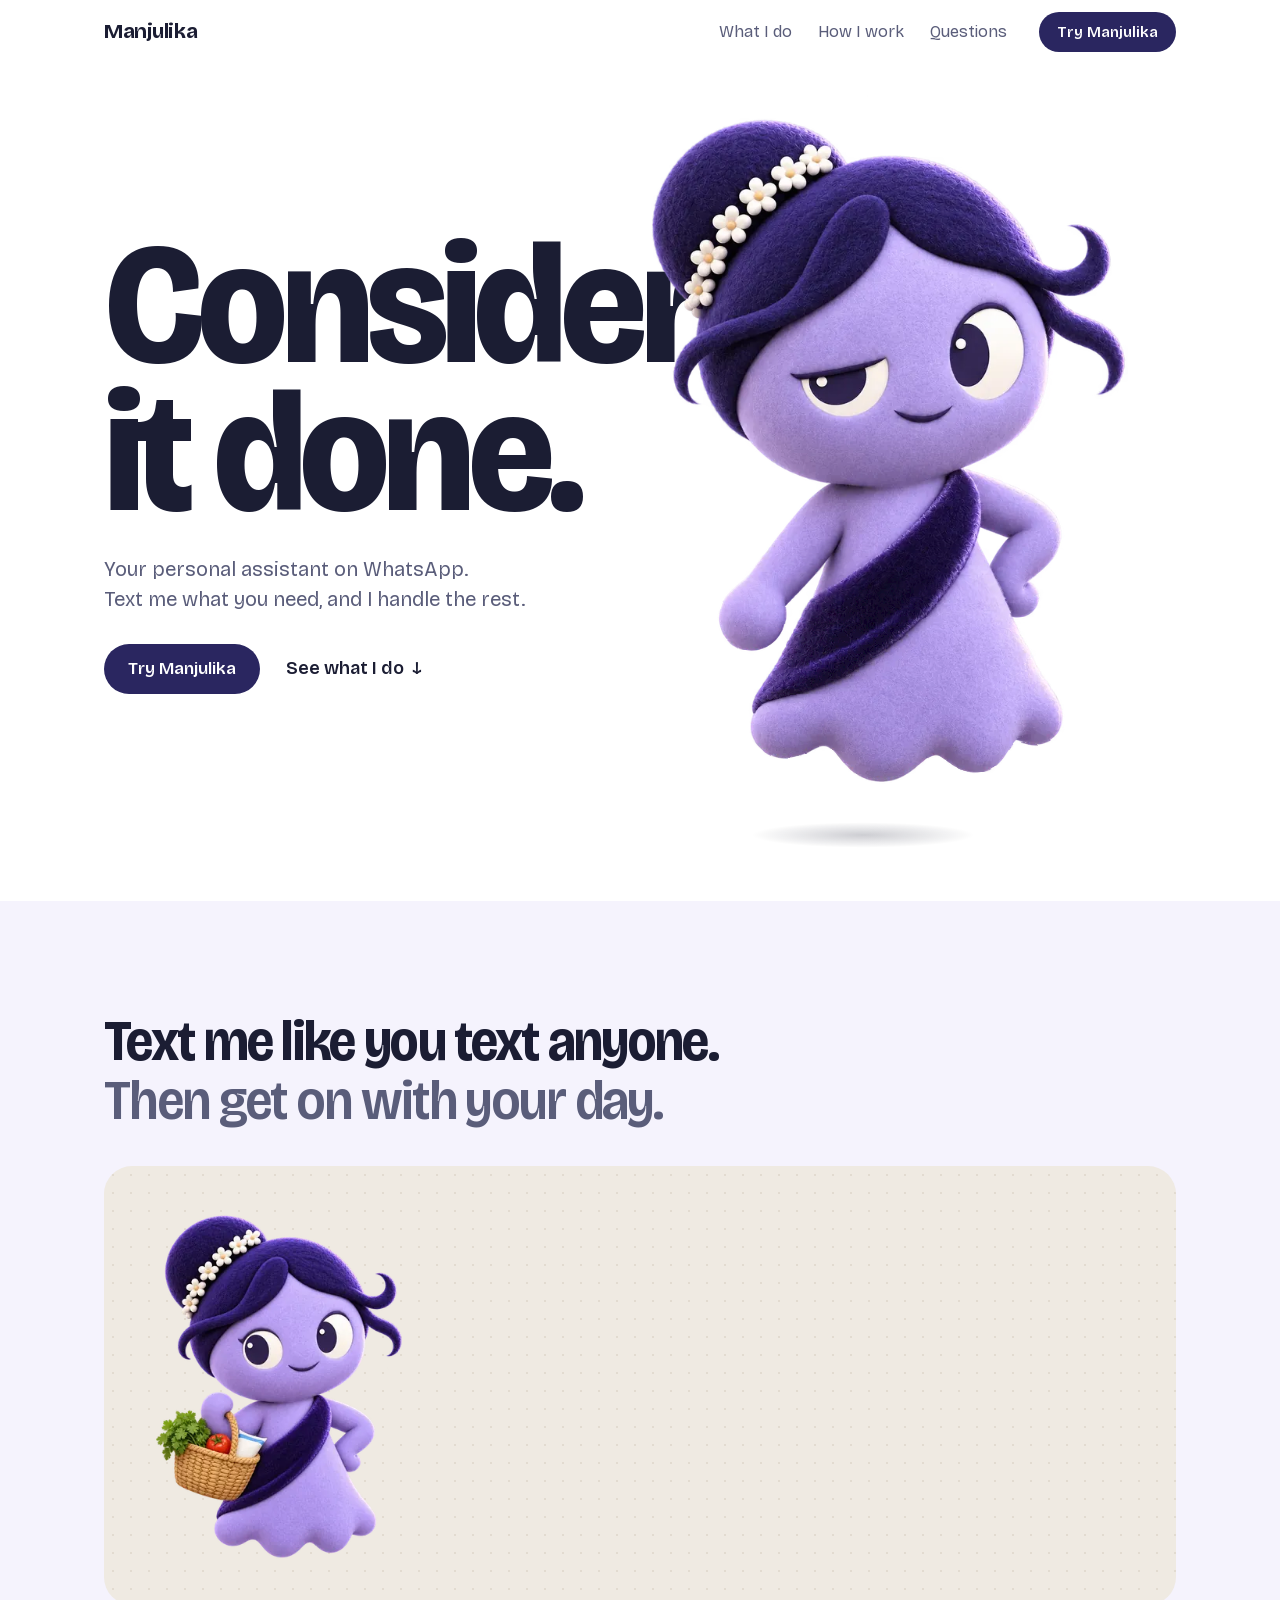
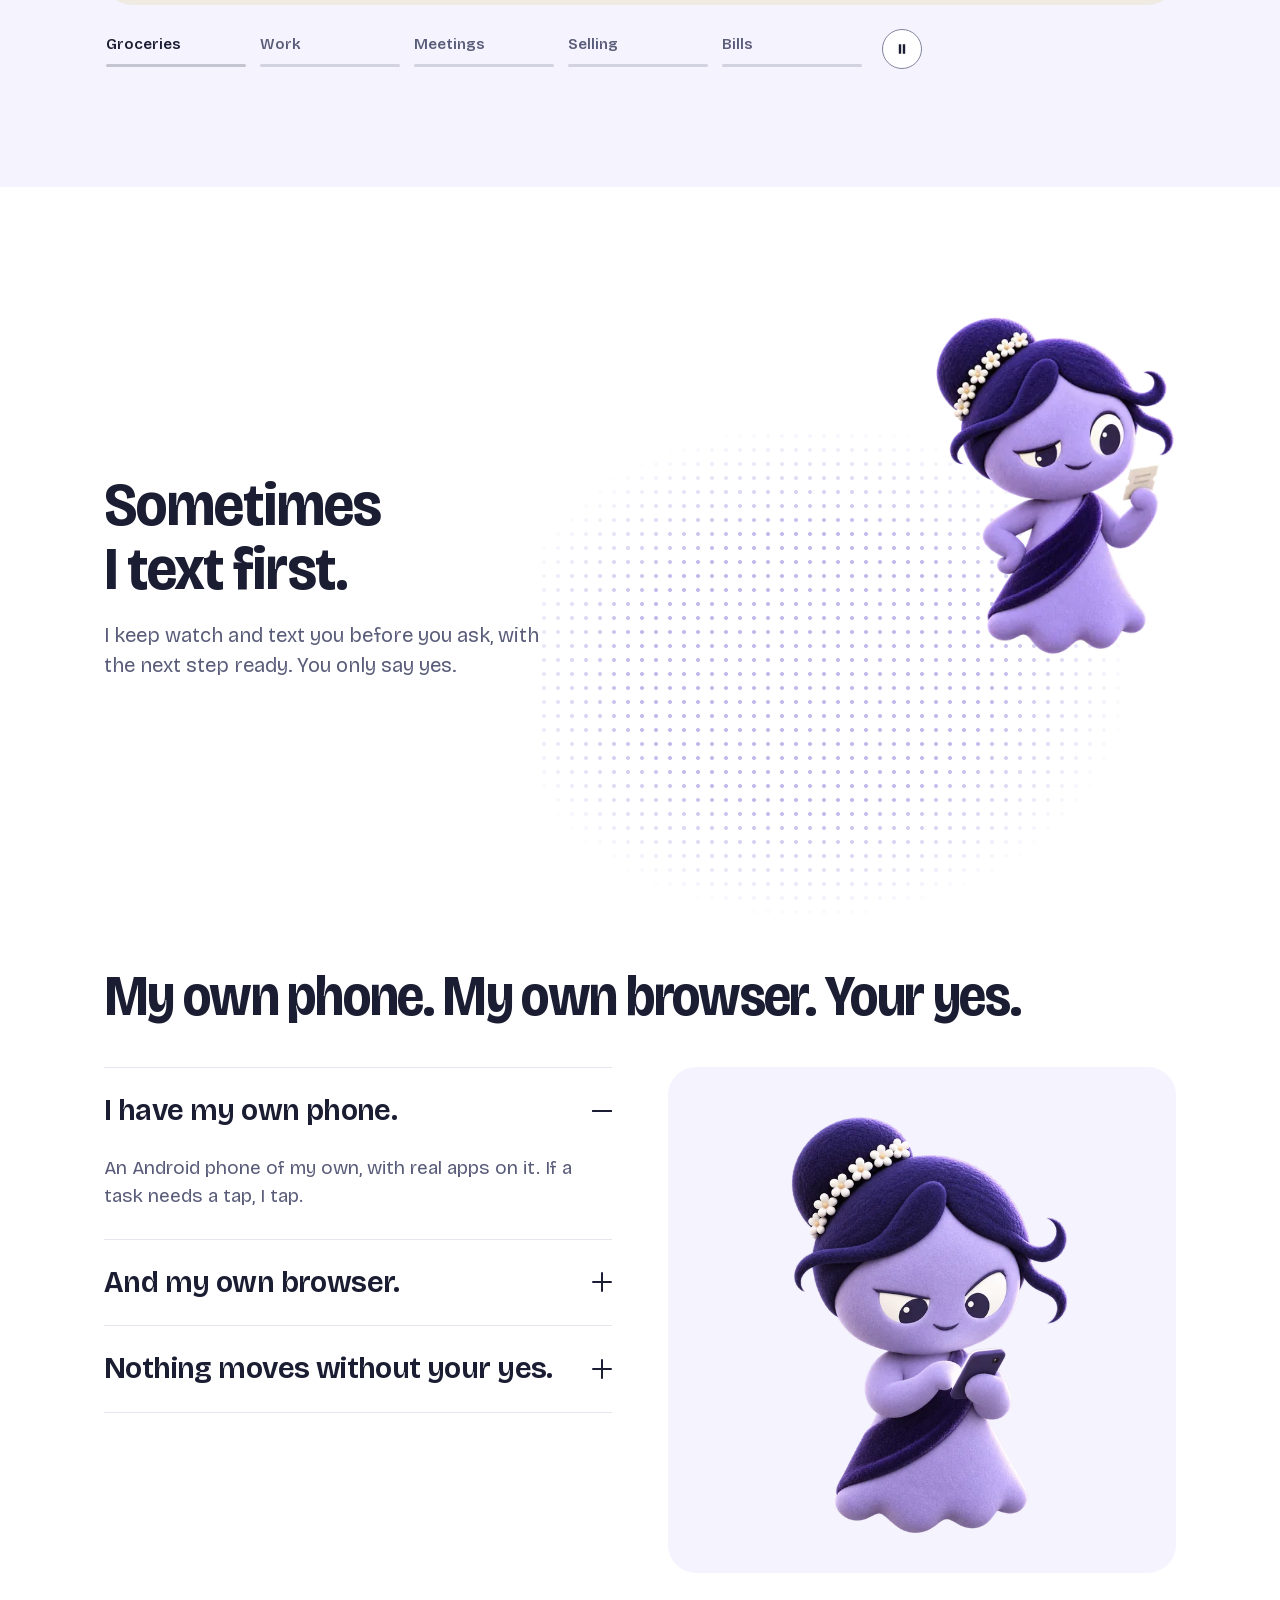
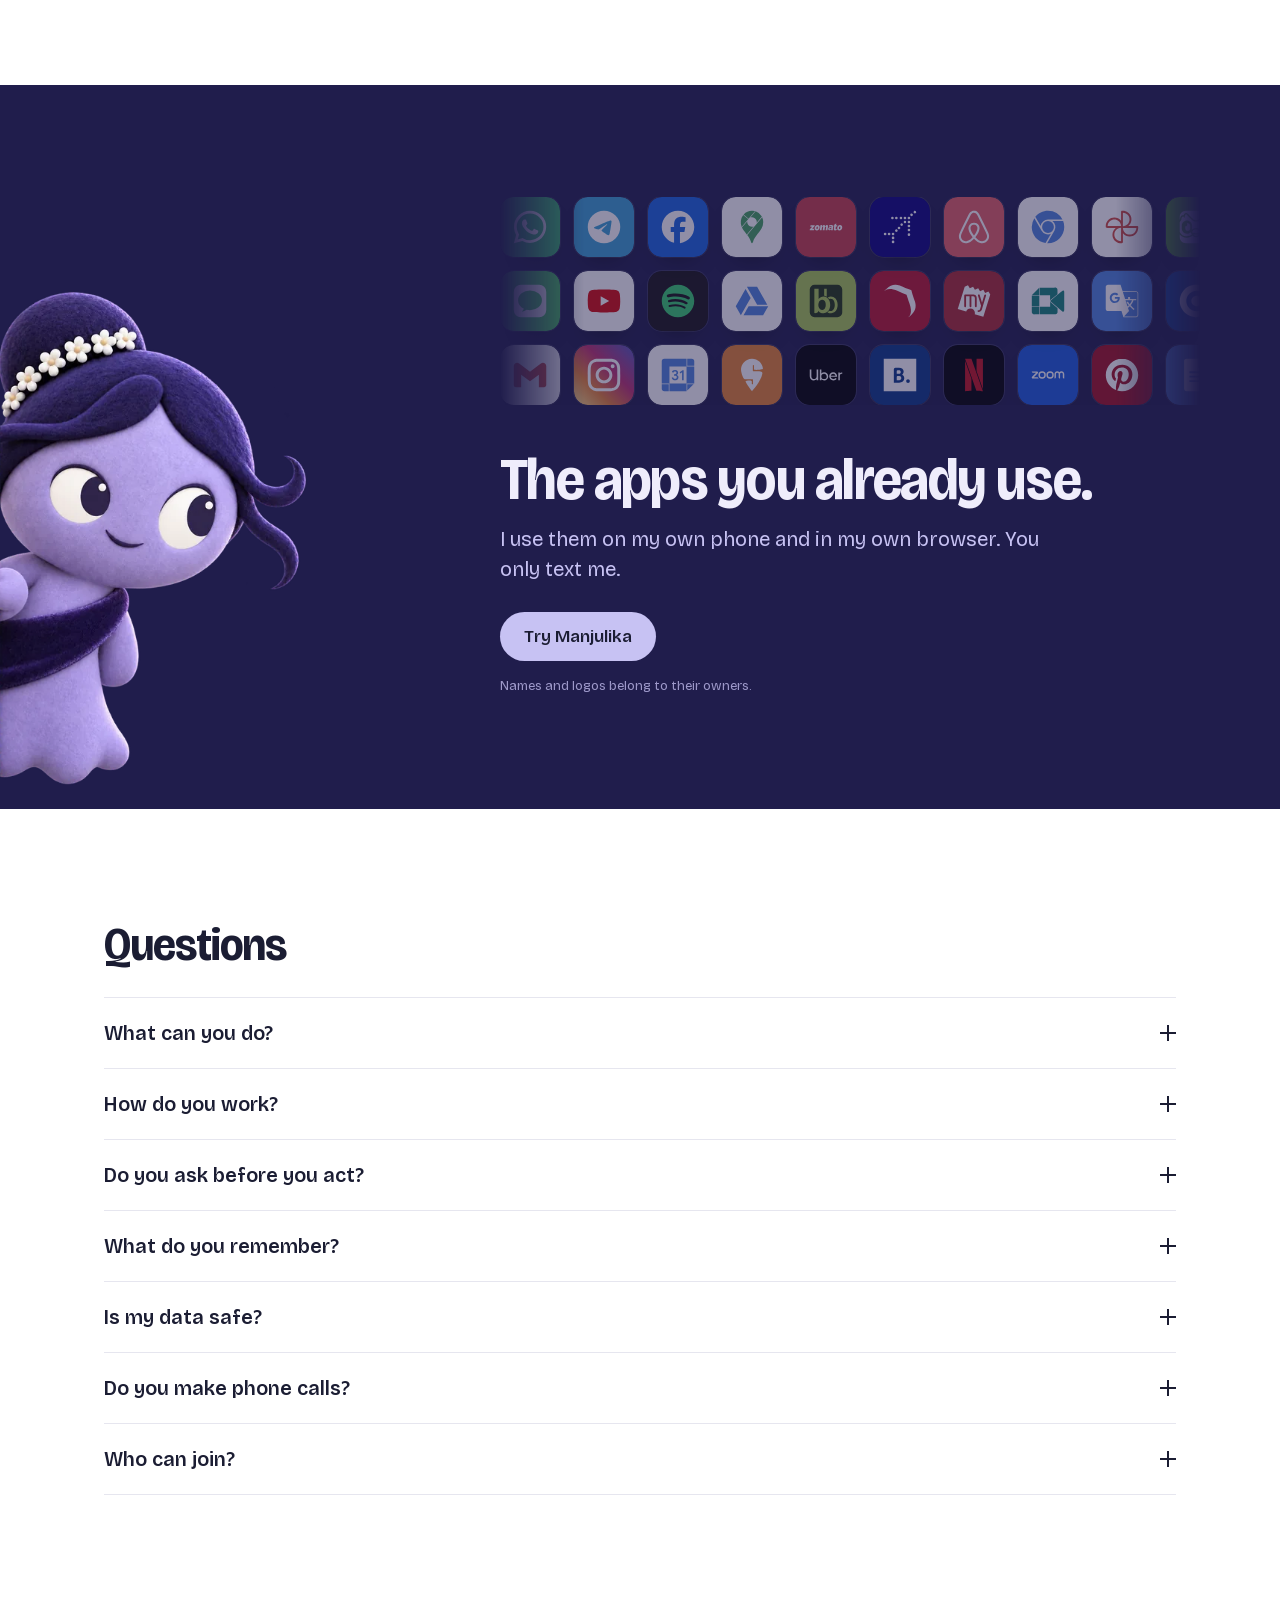
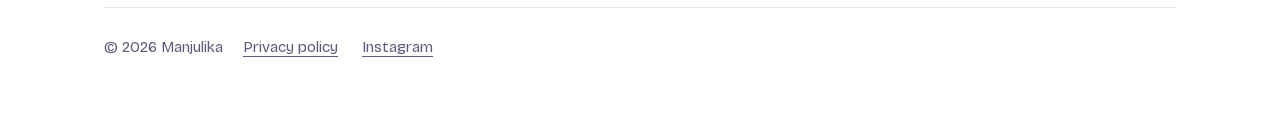
<file: index.html>
<!doctype html>
<html lang="en-IN">
<head>
<meta charset="utf-8">
<meta name="viewport" content="width=device-width, initial-scale=1">
<meta http-equiv="Content-Security-Policy" content="default-src 'self'; script-src 'self'; style-src 'self'; font-src 'self'; img-src 'self' data:; connect-src 'self' https://api.manjulika.com; base-uri 'none'; form-action 'none'; object-src 'none'">
<title>Manjulika: your AI personal assistant on WhatsApp</title>
<meta name="description" content="Text Manjulika on WhatsApp and consider it done. An AI personal assistant for groceries, bookings, bills and spreadsheets. Nothing moves without your yes.">
<meta name="robots" content="max-image-preview:large">
<link rel="canonical" href="https://manjulika.com/">
<meta property="og:type" content="website">
<meta property="og:url" content="https://manjulika.com/">
<meta property="og:title" content="Manjulika: your AI personal assistant on WhatsApp">
<meta property="og:description" content="Text Manjulika on WhatsApp and consider it done. An AI personal assistant for groceries, bookings, bills and spreadsheets. Nothing moves without your yes.">
<meta property="og:site_name" content="Manjulika">
<meta property="og:locale" content="en_IN">
<meta property="og:image" content="https://manjulika.com/assets/og.jpg">
<meta property="og:image:width" content="1200">
<meta property="og:image:height" content="630">
<meta property="og:image:alt" content="Manjulika, a small lavender spirit with a hair bun and jasmine, next to the words Consider it done.">
<meta name="twitter:card" content="summary_large_image">
<meta name="color-scheme" content="light dark">
<meta name="theme-color" content="#ffffff" media="(prefers-color-scheme: light)">
<meta name="theme-color" content="#13112c" media="(prefers-color-scheme: dark)">
<link rel="icon" href="favicon.ico" sizes="48x48">
<link rel="icon" href="assets/icon-96.png" type="image/png" sizes="96x96">
<link rel="icon" href="assets/icon-192.png" type="image/png" sizes="192x192">
<link rel="apple-touch-icon" href="assets/apple-touch-icon.png">
<link rel="preload" href="assets/fonts/bricolage-v1.woff2" as="font" type="font/woff2" crossorigin>
<link rel="preload" as="image" href="assets/mascot/hero2-640.webp" imagesrcset="assets/mascot/hero2-480.webp 480w, assets/mascot/hero2-640.webp 640w, assets/mascot/hero2-800.webp 800w, assets/mascot/hero2-1024.webp 1024w" imagesizes="(max-width: 900px) 260px, 500px" fetchpriority="high">
<link rel="stylesheet" href="style.css?v=19">
<link rel="prefetch" href="join/">
<script type="application/ld+json">
{"@context":"https://schema.org","@graph":[
{"@type":"Organization","@id":"https://manjulika.com/#org","name":"Manjulika","url":"https://manjulika.com/","logo":{"@type":"ImageObject","url":"https://manjulika.com/assets/logo-512.png","width":512,"height":512},"email":"takingbreath@gmail.com","description":"Manjulika is an AI personal assistant that you text on WhatsApp.","sameAs":["https://www.instagram.com/ami_manjulika_ai/"]},
{"@type":"WebSite","@id":"https://manjulika.com/#website","name":"Manjulika","alternateName":"Manjulika AI personal assistant","url":"https://manjulika.com/","inLanguage":"en-IN","publisher":{"@id":"https://manjulika.com/#org"}}
]}
</script>
<script src="assets/js-class.js?v=1"></script>
</head>
<body>

<svg class="defs" width="0" height="0" aria-hidden="true" focusable="false">
  <filter id="hem-wobble" x="-10%" y="-10%" width="120%" height="120%">
    <feTurbulence type="fractalNoise" baseFrequency="0.012 0.03" numOctaves="1" seed="3" result="noise">
      <animate attributeName="baseFrequency" values="0.012 0.03;0.016 0.034;0.012 0.03" dur="5s" repeatCount="indefinite"/>
    </feTurbulence>
    <feDisplacementMap in="SourceGraphic" in2="noise" scale="9" xChannelSelector="R" yChannelSelector="G"/>
  </filter>
</svg>

<a class="skip" href="#main">Skip to the page</a>

<header class="top" id="top-bar">
  <div class="top-inner">
    <a class="brand" href="#top">
      <span>Manjulika</span>
    </a>
    <nav aria-label="Main">
      <a href="#does">What I do</a>
      <a href="#how">How I work</a>
      <a href="#faq">Questions</a>
    </nav>
    <a class="cta cta-small" href="join/">Try Manjulika</a>
  </div>
</header>

<main id="main">

  <!-- 1. Hero -->
  <section class="hero" id="top">
    <div class="hero-copy">
      <h1>Consider <br>it done.</h1>
      <p class="lede"><span>Your personal assistant on WhatsApp.</span> <span>Text me what you need, and I handle the rest.</span></p>
      <div class="hero-actions">
        <a class="cta" href="join/">Try Manjulika</a>
        <a class="text-link" href="#does">See what I do <span aria-hidden="true">&darr;</span></a>
      </div>
    </div>
    <div class="hero-stage">
      <div class="float">
        <div class="mascot lean" id="hero-mascot">
          <img class="body" src="assets/mascot/hero2-640.webp" srcset="assets/mascot/hero2-480.webp 480w, assets/mascot/hero2-640.webp 640w, assets/mascot/hero2-800.webp 800w, assets/mascot/hero2-1024.webp 1024w" sizes="(max-width: 900px) 260px, 500px" alt="Manjulika, a lavender spirit with a jasmine bun and a velvet pallu" width="1024" height="1536" fetchpriority="high">
          <img class="hem" src="assets/mascot/hero2-640.webp" srcset="assets/mascot/hero2-480.webp 480w, assets/mascot/hero2-640.webp 640w, assets/mascot/hero2-800.webp 800w, assets/mascot/hero2-1024.webp 1024w" sizes="(max-width: 900px) 260px, 500px" alt="" width="1024" height="1536">
          <img class="lid lid-half" data-src="assets/mascot/blink-half.webp?v=2" alt="" width="643" height="346">
          <img class="lid lid-closed" data-src="assets/mascot/blink-closed.webp?v=2" alt="" width="643" height="346">
        </div>
      </div>
      <div class="shadow"></div>
    </div>
  </section>

  <!-- 2. What I do: a short film of five chats that plays when it comes into view -->
  <section class="does" id="does" aria-labelledby="does-title">
    <header class="section-head">
      <h2 id="does-title">Text me like you text anyone. <span>Then get on with your day.</span></h2>
    </header>

    <div class="film" id="film" role="region" aria-roledescription="carousel" aria-label="Five of my chats">
      <div class="film-bar">
        <button type="button" class="film-play" aria-label="Pause the chats" aria-pressed="false" data-play hidden>
          <svg viewBox="0 0 20 20" aria-hidden="true" focusable="false"><path class="i-pause" d="M6 4h3v12H6zM11 4h3v12h-3z"/><path class="i-play" d="M6 4l10 6-10 6z"/></svg>
        </button>
        <div class="film-tabs" role="group" aria-label="Choose a chat">
          <button type="button" class="film-tab is-on" aria-current="true"><span>Groceries</span><i><b></b></i></button>
          <button type="button" class="film-tab"><span>Work</span><i><b></b></i></button>
          <button type="button" class="film-tab"><span>Meetings</span><i><b></b></i></button>
          <button type="button" class="film-tab"><span>Selling</span><i><b></b></i></button>
          <button type="button" class="film-tab"><span>Bills</span><i><b></b></i></button>
        </div>
      </div>
      <div class="film-card">
        <article class="scene is-on" aria-roledescription="slide" aria-label="1 of 5: Groceries">
          <div class="who">
            <img class="pose" data-src="assets/mascot/groceries-480.webp" data-srcset="assets/mascot/groceries-320.webp 320w, assets/mascot/groceries-480.webp 480w, assets/mascot/groceries-900.webp 900w" sizes="(max-width: 900px) 104px, 250px" alt="" width="900" height="1350">
          </div>
          <div class="chat">
            <ol class="wa">
              <li class="you"><span class="sr-only">You: </span>Order the usual for Sunday. Add paneer.<time>9:02 am</time></li>
              <li class="her"><span class="sr-only">Manjulika: </span>Paneer 200&nbsp;g is out of stock. Shall I take the 500&nbsp;g?<time>9:03 am</time></li>
              <li class="you"><span class="sr-only">You: </span>Okay.<time>9:04 am</time></li>
              <li class="her"><span class="sr-only">Manjulika: </span>Ordered. ₹1,240, paid the usual way. Delivery Sunday, 6&nbsp;to&nbsp;7&nbsp;pm.<time>9:04 am</time></li>
            </ol>
          </div>
        </article>

        <article class="scene" aria-roledescription="slide" aria-label="2 of 5: Work">
          <div class="who">
            <img class="pose" data-src="assets/mascot/laptop-480.webp" data-srcset="assets/mascot/laptop-320.webp 320w, assets/mascot/laptop-480.webp 480w, assets/mascot/laptop-900.webp 900w" sizes="(max-width: 900px) 104px, 250px" alt="" width="900" height="1350">
          </div>
          <div class="chat">
            <ol class="wa">
              <li class="you"><span class="sr-only">You: </span><span class="doc" data-ext="CSV"><span class="sr-only">File: </span><b>leads-october.csv</b><small>412 rows · 38 kB</small></span>Remove the duplicates and make it an Excel sheet.<time>2:14 pm</time></li>
              <li class="her"><span class="sr-only">Manjulika: </span><span class="doc doc-xls" data-ext="XLSX"><span class="sr-only">File: </span><b>Leads October.xlsx</b><small>368 rows · 31 kB</small></span>Done. I removed 44 duplicates and fixed the phone numbers.<time>2:16 pm</time></li>
              <li class="you"><span class="sr-only">You: </span>Which city has the most?<time>2:17 pm</time></li>
              <li class="her"><span class="sr-only">Manjulika: </span>Pune, with 121. Then Mumbai, with 97.<time>2:17 pm</time></li>
            </ol>
          </div>
        </article>

        <article class="scene" aria-roledescription="slide" aria-label="3 of 5: Meetings">
          <div class="who">
            <img class="pose" data-src="assets/mascot/meeting-480.webp" data-srcset="assets/mascot/meeting-320.webp 320w, assets/mascot/meeting-480.webp 480w, assets/mascot/meeting-900.webp 900w" sizes="(max-width: 900px) 104px, 250px" alt="" width="900" height="1350">
          </div>
          <div class="chat">
            <ol class="wa">
              <li class="you"><span class="sr-only">You: </span>Find a time with Ramesh tomorrow afternoon.<time>4:10 pm</time></li>
              <li class="her"><span class="sr-only">Manjulika: </span>I texted Ramesh and asked him.<time>4:11 pm</time></li>
              <li class="her"><span class="sr-only">Manjulika: </span>He can do 3&nbsp;pm. Shall I confirm?<time>4:26 pm</time></li>
              <li class="you"><span class="sr-only">You: </span>Yes, confirm.<time>4:30 pm</time></li>
              <li class="her"><span class="sr-only">Manjulika: </span>Done. 3&nbsp;pm tomorrow, confirmed with Ramesh.<time>4:30 pm</time></li>
            </ol>
          </div>
        </article>

        <article class="scene" aria-roledescription="slide" aria-label="4 of 5: Selling on OLX">
          <div class="who">
            <img class="pose" data-src="assets/mascot/sofa-480.webp" data-srcset="assets/mascot/sofa-320.webp 320w, assets/mascot/sofa-480.webp 480w, assets/mascot/sofa-900.webp 900w" sizes="(max-width: 900px) 104px, 250px" alt="" width="900" height="1350">
          </div>
          <div class="chat">
            <ol class="wa">
              <li class="you"><span class="sr-only">You: </span>Sell the old sofa on OLX. ₹8,000, a little less is fine.<time>11:40 am</time></li>
              <li class="her"><span class="sr-only">Manjulika: </span>Posted on OLX, with the three photos you sent me last week.<time>11:46 am</time></li>
              <li class="day" aria-hidden="true">Tuesday</li>
              <li class="her"><span class="sr-only">Manjulika, on Tuesday: </span>Two people asked. One offers ₹7,000 and can pick it up on Saturday. Take it?<time>6:15 pm</time></li>
              <li class="you"><span class="sr-only">You: </span>Yes.<time>6:20 pm</time></li>
              <li class="her"><span class="sr-only">Manjulika: </span>Done. Saturday, 11&nbsp;am. I will remind you on Friday night.<time>6:20 pm</time></li>
            </ol>
          </div>
        </article>

        <article class="scene" aria-roledescription="slide" aria-label="5 of 5: Bills">
          <div class="who">
            <img class="pose" data-src="assets/mascot/bill-480.webp" data-srcset="assets/mascot/bill-320.webp 320w, assets/mascot/bill-480.webp 480w, assets/mascot/bill-900.webp 900w" sizes="(max-width: 900px) 104px, 250px" alt="" width="900" height="1350">
          </div>
          <div class="chat">
            <ol class="wa">
              <li class="her"><span class="sr-only">Manjulika: </span>The electricity bill came. ₹2,340, due Friday.<time>10:05 am</time></li>
              <li class="her"><span class="sr-only">Manjulika: </span>Pay it the usual way?<time>10:05 am</time></li>
              <li class="you"><span class="sr-only">You: </span>Yes.<time>10:20 am</time></li>
              <li class="her"><span class="sr-only">Manjulika: </span>Paid. The receipt is in this chat.<time>10:21 am</time></li>
            </ol>
          </div>
        </article>
      </div>
    </div>
  </section>

  <!-- 3. Proactive messages -->
  <section class="first" id="first" aria-labelledby="first-title">
    <div class="first-copy">
      <h2 id="first-title">Sometimes I text first.</h2>
      <p>I keep watch and text you before you ask, with the next step ready. You only say yes.</p>
    </div>
    <div class="first-stage">
      <img class="first-pose" src="assets/mascot/train-480.webp" srcset="assets/mascot/train-320.webp 320w, assets/mascot/train-480.webp 480w, assets/mascot/train-900.webp 900w" loading="lazy" sizes="(max-width: 700px) 150px, 300px" alt="" width="900" height="1350" aria-hidden="true">
      <ul class="notes" aria-label="Messages I send first">
        <li class="note"><img src="assets/mascot/avatar-96.webp" alt="" width="36" height="36"><p><b>Manjulika</b><time>now</time></p><p class="note-text">Your train tomorrow is running 40&nbsp;minutes late. Shall I tell Papa to leave at 7:30?</p></li>
        <li class="note"><img src="assets/mascot/avatar-96.webp" alt="" width="36" height="36"><p><b>Manjulika</b><time>20 min ago</time></p><p class="note-text">Web check-in is open for your Friday flight to Delhi. Shall I check you in? Window seat, like last time.</p></li>
        <li class="note"><img src="assets/mascot/avatar-96.webp" alt="" width="36" height="36"><p><b>Manjulika</b><time>2 h ago</time></p><p class="note-text">Amma's birthday is on Sunday. Shall I order the cake you liked last year?</p></li>
        <li class="note"><img src="assets/mascot/avatar-96.webp" alt="" width="36" height="36"><p><b>Manjulika</b><time>Mon</time></p><p class="note-text">The doctor has a free slot on Thursday at 10&nbsp;am. Shall I book it?</p></li>
      </ul>
    </div>
  </section>

  <!-- 4. How I work: open one item, and her picture changes -->
  <section class="how" id="how" aria-labelledby="how-title">
    <header class="section-head">
      <h2 id="how-title">My own phone. My own browser. Your yes.</h2>
    </header>
    <div class="how-grid">
      <div class="acc" id="acc">
        <details class="acc-item" name="how" open>
          <summary class="acc-btn">I have my own phone.<i aria-hidden="true"></i></summary>
          <div class="acc-panel">
            <img class="acc-pose" data-src="assets/mascot/phone-480.webp" data-srcset="assets/mascot/phone-320.webp 320w, assets/mascot/phone-480.webp 480w" sizes="96px" alt="" width="480" height="720" aria-hidden="true">
            <p>An Android phone of my own, with real apps on it. If a task needs a tap, I tap.</p>
          </div>
        </details>
        <details class="acc-item" name="how">
          <summary class="acc-btn">And my own browser.<i aria-hidden="true"></i></summary>
          <div class="acc-panel">
            <img class="acc-pose" data-src="assets/mascot/laptop-480.webp" data-srcset="assets/mascot/laptop-320.webp 320w, assets/mascot/laptop-480.webp 480w" sizes="96px" alt="" width="480" height="720" aria-hidden="true">
            <p>Websites, forms and bookings, with the logins you give me. I use them the way you would.</p>
          </div>
        </details>
        <details class="acc-item" name="how">
          <summary class="acc-btn">Nothing moves without your yes.<i aria-hidden="true"></i></summary>
          <div class="acc-panel">
            <img class="acc-pose" data-src="assets/mascot/private-480.webp" data-srcset="assets/mascot/private-320.webp 320w, assets/mascot/private-480.webp 480w" sizes="96px" alt="" width="480" height="720" aria-hidden="true">
            <p>Before I pay or message anyone for you, I ask and wait for your yes. Your data stays yours. I never sell it or use it for ads.</p>
            <p class="fine"><a href="privacy/">Read the privacy policy</a></p>
          </div>
        </details>
      </div>
      <div class="how-stage" aria-hidden="true">
        <img class="how-pose is-on" src="assets/mascot/phone-900.webp" srcset="assets/mascot/phone-480.webp 480w, assets/mascot/phone-900.webp 900w" loading="lazy" sizes="340px" alt="" width="900" height="1350">
        <img class="how-pose" data-src="assets/mascot/laptop-900.webp" data-srcset="assets/mascot/laptop-320.webp 320w, assets/mascot/laptop-480.webp 480w, assets/mascot/laptop-900.webp 900w" sizes="340px" alt="" width="900" height="1350">
        <img class="how-pose" data-src="assets/mascot/private-900.webp" data-srcset="assets/mascot/private-480.webp 480w, assets/mascot/private-900.webp 900w" sizes="340px" alt="" width="900" height="1350">
      </div>
    </div>
  </section>

  <!-- 5. The apps she already uses, and the way in -->
  <section class="apps reveal" id="apps" aria-labelledby="apps-title">
    <div class="apps-copy">
      <div class="app-marquee" role="img" aria-label="Apps I use, among many others: WhatsApp, iMessage, Gmail, Telegram, YouTube, Instagram, Facebook, Spotify, Google Calendar, Google Maps, Google Drive, Swiggy, Zomato, BigBasket, Uber, IndiGo, Air India, Booking.com, Airbnb, BookMyShow, Netflix, Chrome, Google Meet, Zoom, Google Photos, Google Translate, Pinterest, Duolingo, Coursera, Google Docs, Google Sheets, Apple Music, Discord">
        <div class="app-row r1"><ul><li><img src="assets/logos/whatsapp.svg" alt="" width="60" height="60" loading="lazy"></li><li><img src="assets/logos/telegram.svg" alt="" width="60" height="60" loading="lazy"></li><li><img src="assets/logos/facebook.svg" alt="" width="60" height="60" loading="lazy"></li><li><img src="assets/logos/googlemaps.svg" alt="" width="60" height="60" loading="lazy"></li><li><img src="assets/logos/zomato.svg" alt="" width="60" height="60" loading="lazy"></li><li><img src="assets/logos/indigo.svg" alt="" width="60" height="60" loading="lazy"></li><li><img src="assets/logos/airbnb.svg" alt="" width="60" height="60" loading="lazy"></li><li><img src="assets/logos/googlechrome.svg" alt="" width="60" height="60" loading="lazy"></li><li><img src="assets/logos/googlephotos.svg" alt="" width="60" height="60" loading="lazy"></li><li><img src="assets/logos/duolingo.svg" alt="" width="60" height="60" loading="lazy"></li><li><img src="assets/logos/googlesheets.svg" alt="" width="60" height="60" loading="lazy"></li></ul><ul aria-hidden="true"><li><img src="assets/logos/whatsapp.svg" alt="" width="60" height="60" loading="lazy"></li><li><img src="assets/logos/telegram.svg" alt="" width="60" height="60" loading="lazy"></li><li><img src="assets/logos/facebook.svg" alt="" width="60" height="60" loading="lazy"></li><li><img src="assets/logos/googlemaps.svg" alt="" width="60" height="60" loading="lazy"></li><li><img src="assets/logos/zomato.svg" alt="" width="60" height="60" loading="lazy"></li><li><img src="assets/logos/indigo.svg" alt="" width="60" height="60" loading="lazy"></li><li><img src="assets/logos/airbnb.svg" alt="" width="60" height="60" loading="lazy"></li><li><img src="assets/logos/googlechrome.svg" alt="" width="60" height="60" loading="lazy"></li><li><img src="assets/logos/googlephotos.svg" alt="" width="60" height="60" loading="lazy"></li><li><img src="assets/logos/duolingo.svg" alt="" width="60" height="60" loading="lazy"></li><li><img src="assets/logos/googlesheets.svg" alt="" width="60" height="60" loading="lazy"></li></ul></div>
        <div class="app-row rev r2"><ul><li><img src="assets/logos/imessage.svg" alt="" width="60" height="60" loading="lazy"></li><li><img src="assets/logos/youtube.svg" alt="" width="60" height="60" loading="lazy"></li><li><img src="assets/logos/spotify.svg" alt="" width="60" height="60" loading="lazy"></li><li><img src="assets/logos/googledrive.svg" alt="" width="60" height="60" loading="lazy"></li><li><img src="assets/logos/bigbasket.svg" alt="" width="60" height="60" loading="lazy"></li><li><img src="assets/logos/airindia.svg" alt="" width="60" height="60" loading="lazy"></li><li><img src="assets/logos/bookmyshow.svg" alt="" width="60" height="60" loading="lazy"></li><li><img src="assets/logos/googlemeet.svg" alt="" width="60" height="60" loading="lazy"></li><li><img src="assets/logos/googletranslate.svg" alt="" width="60" height="60" loading="lazy"></li><li><img src="assets/logos/coursera.svg" alt="" width="60" height="60" loading="lazy"></li><li><img src="assets/logos/applemusic.svg" alt="" width="60" height="60" loading="lazy"></li></ul><ul aria-hidden="true"><li><img src="assets/logos/imessage.svg" alt="" width="60" height="60" loading="lazy"></li><li><img src="assets/logos/youtube.svg" alt="" width="60" height="60" loading="lazy"></li><li><img src="assets/logos/spotify.svg" alt="" width="60" height="60" loading="lazy"></li><li><img src="assets/logos/googledrive.svg" alt="" width="60" height="60" loading="lazy"></li><li><img src="assets/logos/bigbasket.svg" alt="" width="60" height="60" loading="lazy"></li><li><img src="assets/logos/airindia.svg" alt="" width="60" height="60" loading="lazy"></li><li><img src="assets/logos/bookmyshow.svg" alt="" width="60" height="60" loading="lazy"></li><li><img src="assets/logos/googlemeet.svg" alt="" width="60" height="60" loading="lazy"></li><li><img src="assets/logos/googletranslate.svg" alt="" width="60" height="60" loading="lazy"></li><li><img src="assets/logos/coursera.svg" alt="" width="60" height="60" loading="lazy"></li><li><img src="assets/logos/applemusic.svg" alt="" width="60" height="60" loading="lazy"></li></ul></div>
        <div class="app-row r3"><ul><li><img src="assets/logos/gmail.svg" alt="" width="60" height="60" loading="lazy"></li><li><img src="assets/logos/instagram.svg" alt="" width="60" height="60" loading="lazy"></li><li><img src="assets/logos/googlecalendar.svg" alt="" width="60" height="60" loading="lazy"></li><li><img src="assets/logos/swiggy.svg" alt="" width="60" height="60" loading="lazy"></li><li><img src="assets/logos/uber.svg" alt="" width="60" height="60" loading="lazy"></li><li><img src="assets/logos/bookingdotcom.svg" alt="" width="60" height="60" loading="lazy"></li><li><img src="assets/logos/netflix.svg" alt="" width="60" height="60" loading="lazy"></li><li><img src="assets/logos/zoom.svg" alt="" width="60" height="60" loading="lazy"></li><li><img src="assets/logos/pinterest.svg" alt="" width="60" height="60" loading="lazy"></li><li><img src="assets/logos/googledocs.svg" alt="" width="60" height="60" loading="lazy"></li><li><img src="assets/logos/discord.svg" alt="" width="60" height="60" loading="lazy"></li></ul><ul aria-hidden="true"><li><img src="assets/logos/gmail.svg" alt="" width="60" height="60" loading="lazy"></li><li><img src="assets/logos/instagram.svg" alt="" width="60" height="60" loading="lazy"></li><li><img src="assets/logos/googlecalendar.svg" alt="" width="60" height="60" loading="lazy"></li><li><img src="assets/logos/swiggy.svg" alt="" width="60" height="60" loading="lazy"></li><li><img src="assets/logos/uber.svg" alt="" width="60" height="60" loading="lazy"></li><li><img src="assets/logos/bookingdotcom.svg" alt="" width="60" height="60" loading="lazy"></li><li><img src="assets/logos/netflix.svg" alt="" width="60" height="60" loading="lazy"></li><li><img src="assets/logos/zoom.svg" alt="" width="60" height="60" loading="lazy"></li><li><img src="assets/logos/pinterest.svg" alt="" width="60" height="60" loading="lazy"></li><li><img src="assets/logos/googledocs.svg" alt="" width="60" height="60" loading="lazy"></li><li><img src="assets/logos/discord.svg" alt="" width="60" height="60" loading="lazy"></li></ul></div>
      </div>
      <h2 id="apps-title">The apps you already use.</h2>
      <p>I use them on my own phone and in my own browser. You only text me.</p>
      <a class="cta cta-light" href="join/">Try Manjulika</a>
      <p class="apps-note">Names and logos belong to their owners.</p>
    </div>
    <img class="peek" src="assets/mascot/peek-right-900.webp" srcset="assets/mascot/peek-right-320.webp 320w, assets/mascot/peek-right-480.webp 480w, assets/mascot/peek-right-900.webp 900w" sizes="(max-width: 900px) 134px, 400px" alt="" width="900" height="1350" loading="lazy" aria-hidden="true">
  </section>

  <!-- 7. Questions -->
  <section class="faq reveal" id="faq" aria-labelledby="faq-title">
    <h2 id="faq-title">Questions</h2>
    <div class="faq-list">
      <details>
        <summary>What can you do?</summary>
        <p>Errands: groceries, bookings, bills, reminders, and selling what you no longer need. Work, too: send me a spreadsheet, CSV, PDF or document, and I clean it up, sum it up, or make the file you need.</p>
      </details>
      <details>
        <summary>How do you work?</summary>
        <p>You text me on WhatsApp. I do the task on my own phone or in my own browser, and tell you when it is done. If something is not clear, I ask.</p>
      </details>
      <details>
        <summary>Do you ask before you act?</summary>
        <p>Yes. Before I pay for anything or message someone for you, I say what I will do and wait for your yes.</p>
      </details>
      <details>
        <summary>What do you remember?</summary>
        <p>How you like things done. Your usual order, your usual payment, who Papa is. Say it once.</p>
      </details>
      <details>
        <summary>Is my data safe?</summary>
        <p>Your information is stored on private, access-controlled servers and kept only as long as it is needed. You can ask me to delete it at any time. The <a href="privacy/">privacy policy</a> has the details.</p>
      </details>
      <details>
        <summary>Do you make phone calls?</summary>
        <p>No. Everything happens in our WhatsApp chat.</p>
      </details>
      <details>
        <summary>Who can join?</summary>
        <p>You, in a private chat on WhatsApp. For now, Indian numbers only, and a few people at a time. <a href="join/">Ask for an invite</a>.</p>
      </details>
    </div>
  </section>

</main>

<footer>
  <span>&copy; 2026 Manjulika</span>
  <a href="privacy/">Privacy policy</a>
  <a href="https://www.instagram.com/ami_manjulika_ai/" rel="me noopener" target="_blank">Instagram</a>
</footer>

<script src="app.js?v=17" async></script>
</body>
</html>
</file>
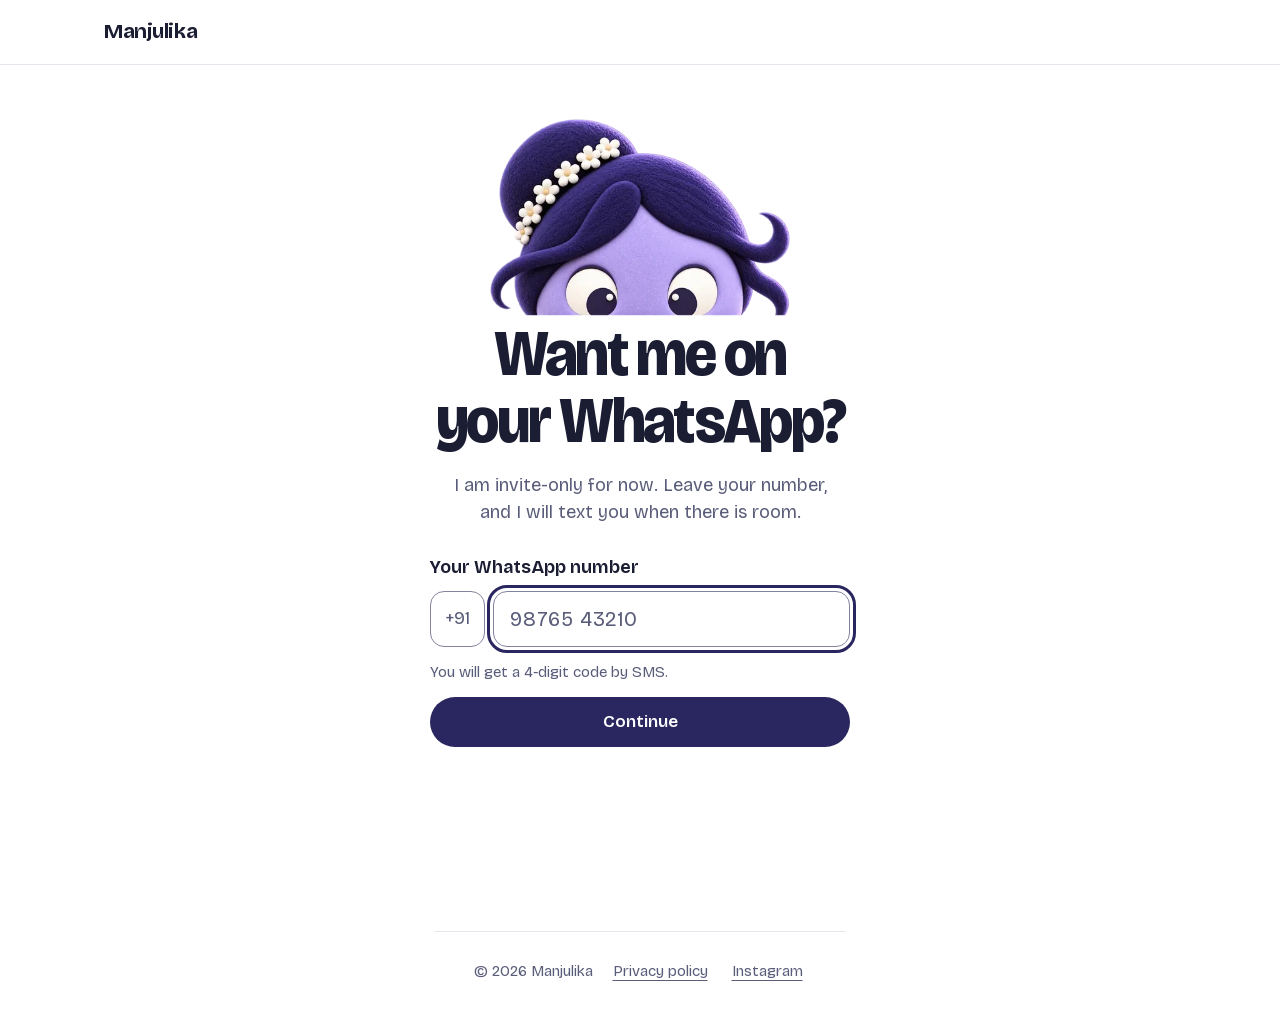
<file: join/index.html>
<!doctype html>
<html lang="en-IN">
<head>
<meta charset="utf-8">
<meta name="viewport" content="width=device-width, initial-scale=1">
<meta http-equiv="Content-Security-Policy" content="default-src 'self'; script-src 'self'; style-src 'self'; font-src 'self'; img-src 'self' data:; connect-src 'self' https://api.manjulika.com; base-uri 'none'; form-action 'none'; object-src 'none'">
<title>Try Manjulika | AI personal assistant on WhatsApp</title>
<meta name="description" content="Manjulika, the AI personal assistant on WhatsApp, is invite-only for now. Leave your number and get a text when there is room.">
<link rel="canonical" href="https://manjulika.com/join/">
<meta property="og:type" content="website">
<meta property="og:url" content="https://manjulika.com/join/">
<meta property="og:title" content="Try Manjulika | AI personal assistant on WhatsApp">
<meta property="og:description" content="Manjulika, the AI personal assistant on WhatsApp, is invite-only for now. Leave your number and get a text when there is room.">
<meta property="og:image" content="https://manjulika.com/assets/og.jpg">
<meta property="og:image:width" content="1200">
<meta property="og:image:height" content="630">
<meta property="og:image:alt" content="Manjulika, a small lavender spirit with a hair bun and jasmine, next to the words Consider it done.">
<meta property="og:site_name" content="Manjulika">
<meta property="og:locale" content="en_IN">
<meta name="twitter:card" content="summary_large_image">
<meta name="color-scheme" content="light dark">
<meta name="theme-color" content="#ffffff" media="(prefers-color-scheme: light)">
<meta name="theme-color" content="#13112c" media="(prefers-color-scheme: dark)">
<link rel="icon" href="../favicon.ico" sizes="48x48">
<link rel="icon" href="../assets/icon-96.png" type="image/png" sizes="96x96">
<link rel="icon" href="../assets/icon-192.png" type="image/png" sizes="192x192">
<link rel="apple-touch-icon" href="../assets/apple-touch-icon.png">
<link rel="preload" href="../assets/fonts/bricolage-v1.woff2" as="font" type="font/woff2" crossorigin>
<link rel="stylesheet" href="../style.css?v=19">
<script src="../assets/js-class.js?v=1"></script>
</head>
<body class="join-page">

<header class="top">
  <div class="top-inner">
    <a class="brand" href="../">
      <span>Manjulika</span>
    </a>
  </div>
</header>

<main id="main" class="join">
  <div class="join-peek" id="join-peek" data-look="down" aria-hidden="true">
    <img class="look look-down" src="../assets/mascot/peek-over-down-640.webp" srcset="../assets/mascot/peek-over-down-480.webp 480w, ../assets/mascot/peek-over-down-640.webp 640w" sizes="(max-width: 470px) 64vw, 300px" fetchpriority="high" alt="" width="640" height="432">
    <img class="look look-you" src="../assets/mascot/peek-over-you-640.webp" srcset="../assets/mascot/peek-over-you-480.webp 480w, ../assets/mascot/peek-over-you-640.webp 640w" sizes="(max-width: 470px) 64vw, 300px" fetchpriority="low" alt="" width="640" height="432">
  </div>
  <h1 class="join-title" data-title>Want me on your WhatsApp?</h1>
  <p class="join-lede">I am invite-only for now. Leave your number, and I will text you when there is room.</p>

  <form class="invite-form join-form" id="invite-form" novalidate data-autofocus>
    <div class="step step-phone is-on">
      <label for="wa-number">Your WhatsApp number</label>
      <div class="phone-row">
        <span class="cc" aria-hidden="true">+91</span>
        <input id="wa-number" type="tel" inputmode="tel" autocomplete="tel-national" placeholder="98765 43210" maxlength="20" aria-describedby="phone-hint note-phone" required>
      </div>
      <p class="hint" id="phone-hint">You will get a 4&#8209;digit code by SMS.</p>
      <button type="submit" class="cta">Continue</button>
      <p class="form-note" id="note-phone" role="status" data-note></p>
      <p class="form-note form-nojs">If this form does not respond, mail me instead: <a href="mailto:takingbreath@gmail.com?subject=Manjulika%20invite">takingbreath@gmail.com</a>.</p>
    </div>
    <div class="step step-code">
      <label for="wa-code">Enter the code from the SMS I sent to <span data-masked>your number</span></label>
      <input id="wa-code" type="text" inputmode="numeric" autocomplete="one-time-code" placeholder="••••" maxlength="4" pattern="[0-9]{4}" aria-describedby="code-hint note-code">
      <p class="hint" id="code-hint">The SMS can take a minute.</p>
      <button type="submit" class="cta">Verify</button>
      <p class="form-links"><span><button type="button" class="link" data-resend disabled>Send a new code</button> <span data-wait></span></span><button type="button" class="link" data-change>Change number</button></p>
      <p class="form-note" id="note-code" role="status" data-note></p>
    </div>
    <div class="step step-done" role="status">
      <p class="done-title" tabindex="-1" data-done-title>You are on the list.</p>
      <p data-done-text>I will text <span data-done-number>you</span> on WhatsApp when it is your turn.</p>
      <p class="done-ig">Until then, you can find me on Instagram: <a href="https://www.instagram.com/ami_manjulika_ai/" rel="me noopener" target="_blank">@ami_manjulika_ai</a></p>
      <p class="done-back"><a href="../">Back to the home page</a> <button type="button" class="link" data-another>Use another number</button></p>
    </div>
    <div class="step step-fallback" role="status">
      <p tabindex="-1" data-fallback><span data-fallback-text>The invite desk is not answering right now.</span> Mail me instead: <a href="mailto:takingbreath@gmail.com?subject=Manjulika%20invite">takingbreath@gmail.com</a>.</p>
      <button type="button" class="link" data-retry>Go back</button>
    </div>
  </form>

</main>

<footer class="join-foot">
  <span>&copy; 2026 Manjulika</span>
  <a href="../privacy/">Privacy policy</a>
  <a href="https://www.instagram.com/ami_manjulika_ai/" rel="me noopener" target="_blank">Instagram</a>
</footer>

<script src="../form.js?v=11" async></script>
<script src="../join.js?v=2" async></script>
</body>
</html>
</file>
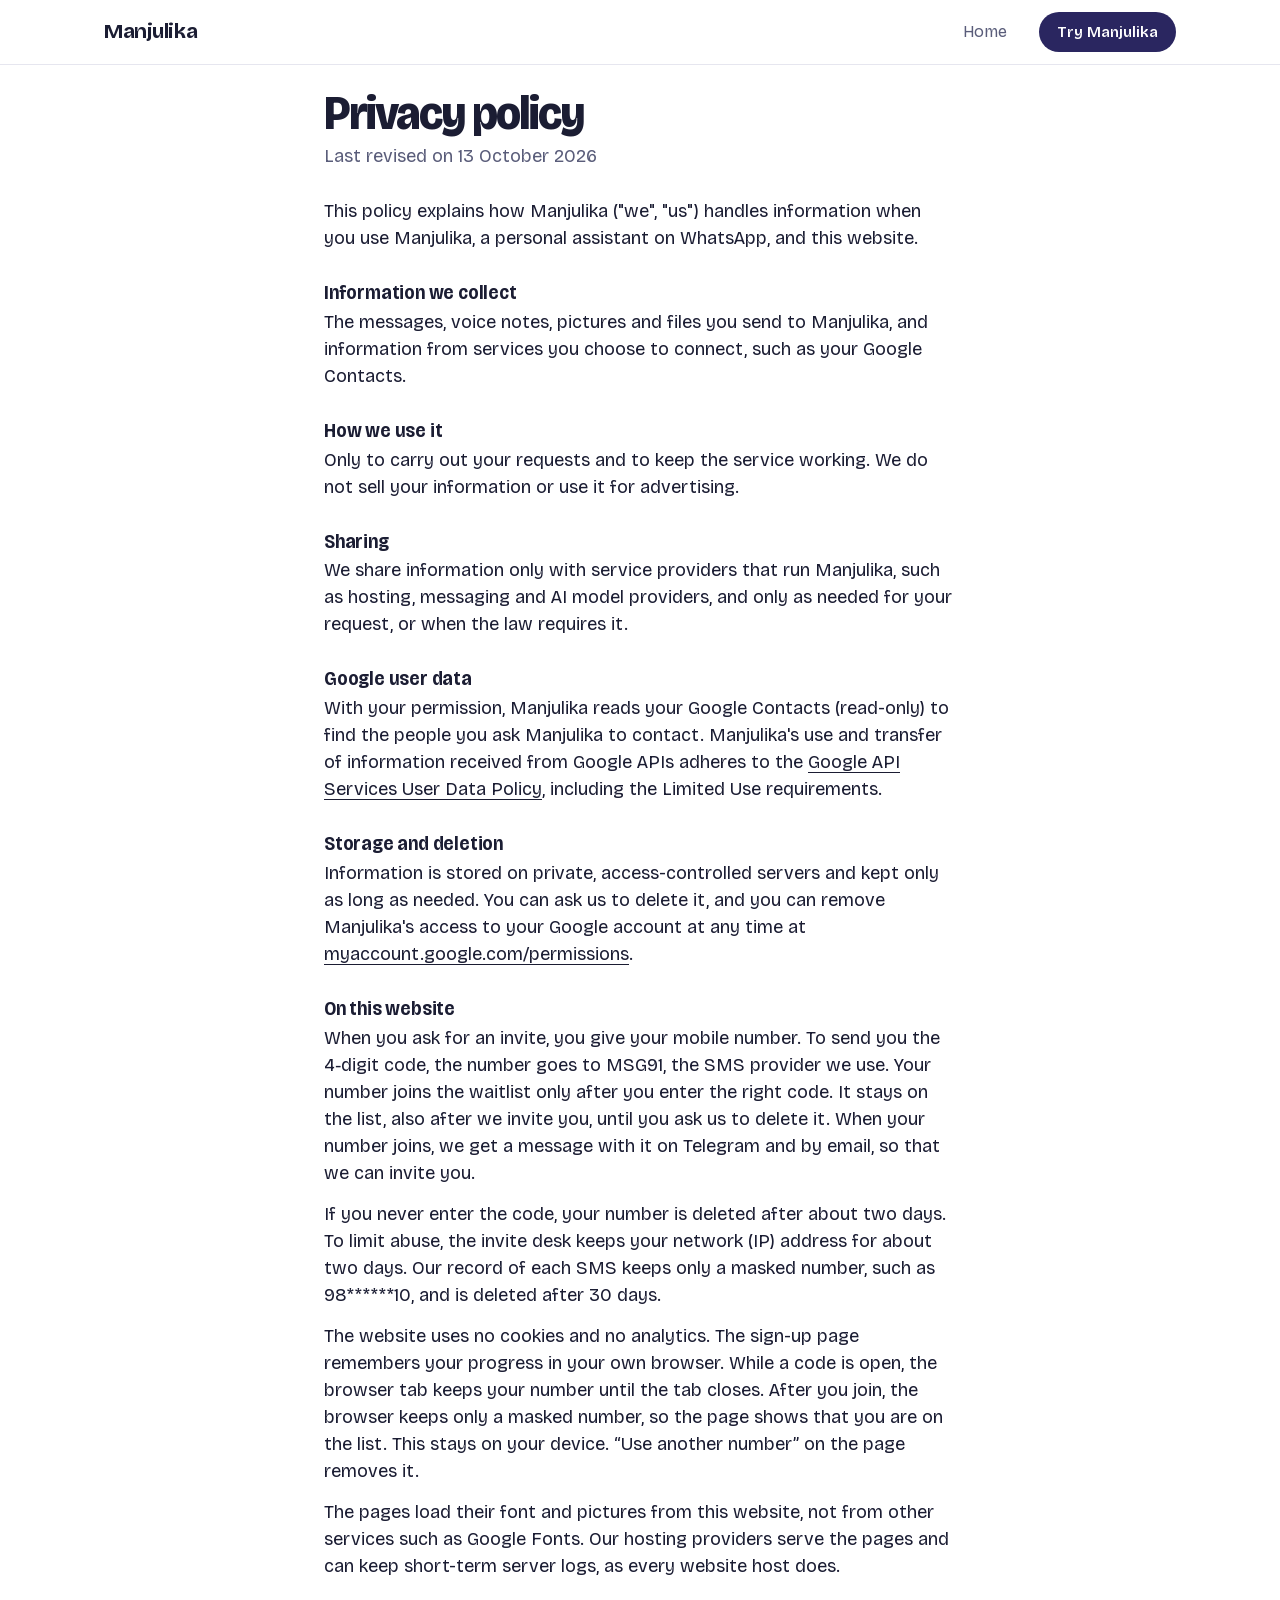
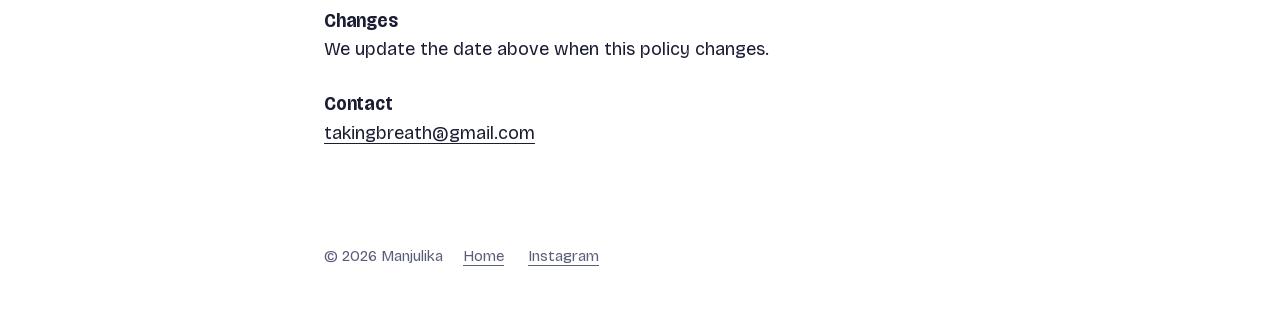
<file: privacy/index.html>
<!doctype html>
<html lang="en-IN">
<head>
<meta charset="utf-8">
<meta name="viewport" content="width=device-width, initial-scale=1">
<meta http-equiv="Content-Security-Policy" content="default-src 'self'; style-src 'self'; font-src 'self'; img-src 'self' data:; script-src 'none'; base-uri 'none'; form-action 'none'; object-src 'none'">
<title>Privacy policy | Manjulika</title>
<meta name="description" content="How Manjulika, the AI personal assistant on WhatsApp, collects, uses, stores and deletes your information.">
<link rel="canonical" href="https://manjulika.com/privacy/">
<meta property="og:type" content="website">
<meta property="og:url" content="https://manjulika.com/privacy/">
<meta property="og:title" content="Privacy policy | Manjulika">
<meta property="og:description" content="How Manjulika, the AI personal assistant on WhatsApp, collects, uses, stores and deletes your information.">
<meta property="og:image" content="https://manjulika.com/assets/og.jpg">
<meta property="og:image:width" content="1200">
<meta property="og:image:height" content="630">
<meta property="og:image:alt" content="Manjulika, a small lavender spirit with a hair bun and jasmine, next to the words Consider it done.">
<meta property="og:site_name" content="Manjulika">
<meta property="og:locale" content="en_IN">
<meta name="twitter:card" content="summary_large_image">
<meta name="theme-color" content="#ffffff" media="(prefers-color-scheme: light)">
<meta name="theme-color" content="#13112c" media="(prefers-color-scheme: dark)">
<link rel="icon" href="../favicon.ico" sizes="48x48">
<link rel="icon" href="../assets/icon-96.png" type="image/png" sizes="96x96">
<link rel="icon" href="../assets/icon-192.png" type="image/png" sizes="192x192">
<link rel="preload" href="../assets/fonts/bricolage-v1.woff2" as="font" type="font/woff2" crossorigin>
<link rel="stylesheet" href="../style.css?v=19">
<link rel="apple-touch-icon" href="../assets/apple-touch-icon.png">
<meta name="color-scheme" content="light dark">
</head>
<body class="policy-page">
<header class="top">
  <div class="top-inner">
    <a class="brand" href="../">
      <span>Manjulika</span>
    </a>
    <nav aria-label="Main"><a href="../">Home</a></nav>
    <a class="cta cta-small" href="../join/">Try Manjulika</a>
  </div>
</header>
<main class="policy">
  <h1>Privacy policy</h1>
  <p class="revised">Last revised on 13 October 2026</p>

  <p>This policy explains how Manjulika ("we", "us") handles information when you use Manjulika, a personal assistant on WhatsApp, and this website.</p>

  <h2>Information we collect</h2>
  <p>The messages, voice notes, pictures and files you send to Manjulika, and information from services you choose to connect, such as your Google Contacts.</p>

  <h2>How we use it</h2>
  <p>Only to carry out your requests and to keep the service working. We do not sell your information or use it for advertising.</p>

  <h2>Sharing</h2>
  <p>We share information only with service providers that run Manjulika, such as hosting, messaging and AI model providers, and only as needed for your request, or when the law requires it.</p>

  <h2>Google user data</h2>
  <p>With your permission, Manjulika reads your Google Contacts (read-only) to find the people you ask Manjulika to contact. Manjulika's use and transfer of information received from Google APIs adheres to the <a href="https://developers.google.com/terms/api-services-user-data-policy">Google API Services User Data Policy</a>, including the Limited Use requirements.</p>

  <h2>Storage and deletion</h2>
  <p>Information is stored on private, access-controlled servers and kept only as long as needed. You can ask us to delete it, and you can remove Manjulika's access to your Google account at any time at <a href="https://myaccount.google.com/permissions">myaccount.google.com/permissions</a>.</p>

  <h2>On this website</h2>
  <p>When you ask for an invite, you give your mobile number. To send you the 4‑digit code, the number goes to MSG91, the SMS provider we use. Your number joins the waitlist only after you enter the right code. It stays on the list, also after we invite you, until you ask us to delete it. When your number joins, we get a message with it on Telegram and by email, so that we can invite you.</p>
  <p>If you never enter the code, your number is deleted after about two days. To limit abuse, the invite desk keeps your network (IP) address for about two days. Our record of each SMS keeps only a masked number, such as 98******10, and is deleted after 30 days.</p>
  <p>The website uses no cookies and no analytics. The sign-up page remembers your progress in your own browser. While a code is open, the browser tab keeps your number until the tab closes. After you join, the browser keeps only a masked number, so the page shows that you are on the list. This stays on your device. “Use another number” on the page removes it.</p>
  <p>The pages load their font and pictures from this website, not from other services such as Google Fonts. Our hosting providers serve the pages and can keep short-term server logs, as every website host does.</p>

  <h2>Changes</h2>
  <p>We update the date above when this policy changes.</p>

  <h2>Contact</h2>
  <p><a href="mailto:takingbreath@gmail.com">takingbreath@gmail.com</a></p>
</main>
<footer class="policy-footer">
  <span>&copy; 2026 Manjulika</span>
  <a href="../">Home</a>
  <a href="https://www.instagram.com/ami_manjulika_ai/" rel="me noopener" target="_blank">Instagram</a>
</footer>
</body>
</html>
</file>
<file: style.css>
/* manjulika.com, build 6: native scroll, a sticky header, motion inside the content */
/* Bricolage Grotesque (OFL), served from this site: Latin letters only, weights 400-800, widths 92-100,
   optical sizes 12-72. Built by brand/build_font.py from the Google Fonts file. */
@font-face {
  font-family: "Bricolage Grotesque";
  src: url("assets/fonts/bricolage-v1.woff2") format("woff2");
  font-weight: 400 800;
  font-stretch: 92% 100%;
  font-display: swap;
}
/* Until it arrives, Arial (Apple, Windows) or Roboto (Android), scaled to take the same room,
   so nothing moves when the real font swaps in. Values from brand/fallback_metrics.py. */
@font-face { font-family: "Bricolage Fallback"; src: local("Arial"), local("ArialMT"); font-weight: 300 550; size-adjust: 100.83%; ascent-override: 92.24%; descent-override: 26.78%; line-gap-override: 0%; }
@font-face { font-family: "Bricolage Fallback"; src: local("Arial Bold"), local("Arial-BoldMT"); font-weight: 551 690; size-adjust: 96.62%; ascent-override: 96.25%; descent-override: 27.94%; line-gap-override: 0%; }
@font-face { font-family: "Bricolage Fallback"; src: local("Arial Bold"), local("Arial-BoldMT"); font-weight: 691 900; size-adjust: 87.96%; ascent-override: 105.73%; descent-override: 30.70%; line-gap-override: 0%; }
@font-face { font-family: "Bricolage Fallback Android"; src: local("Roboto"), local("Roboto-Regular"); font-weight: 300 550; size-adjust: 103.82%; ascent-override: 89.58%; descent-override: 26.01%; line-gap-override: 0%; }
@font-face { font-family: "Bricolage Fallback Android"; src: local("Roboto Bold"), local("Roboto-Bold"); font-weight: 551 690; size-adjust: 103.64%; ascent-override: 89.73%; descent-override: 26.05%; line-gap-override: 0%; }
@font-face { font-family: "Bricolage Fallback Android"; src: local("Roboto Bold"), local("Roboto-Bold"); font-weight: 691 900; size-adjust: 93.65%; ascent-override: 99.30%; descent-override: 28.83%; line-gap-override: 0%; }
[hidden] { display: none !important; }
:root {
  --bg: #ffffff;
  --ink: #1b1d33;
  --muted: #5a5d7a;
  --label: #4a43b4;
  --indigo: #2a2660;
  --band: #201d4c;
  --band-ink: #efedfb;
  --band-muted: #c7c2f3;
  --lavender: #c7c2f3;
  --lav-soft: #efedfb;
  --tint: #f5f3fd;
  --card: #f5f3fd;
  --line: #82849e;
  --hair: #e6e6ef;
  --cta-bg: #2a2660;
  --cta-ink: #ffffff;
  --focus: #2a2660;
  --link-hover: #2a2660;
  --err: #b4232c;
  --wall: #efeae2;
  --wall-dot: #e2dbd0;
  --wa-you: #d9fdd3;
  --wa-her: #ffffff;
  --wa-ink: #111b21;
  --wa-time-her: #5d6d75;
  --wa-time-you: #4f6168;
  --wa-day-bg: #ffffff;
  --wa-day-ink: #54656f;
  --note-bg: rgba(255, 255, 255, 0.94);
  --note-ink: #111b21;
  --note-muted: #5d6d75;
  --chip-bg: #ffffff;
  --dot: #c3bbeb;
  --top-h: 64px;
  --gap: clamp(72px, 9vw, 112px);
  --max: 1120px;
}
/* Dark mode: deep indigo, not black. The WhatsApp screens and notifications stay in WhatsApp's light
   style in both modes, so they always read as real screens; only the page around them turns dark. */
@media (prefers-color-scheme: dark) {
  :root {
    --bg: #13112c;
    --ink: #f1effc;
    --muted: #b4b1d8;
    --label: #c7c2f3;
    --band: #1e1a4a;
    --band-muted: #cfcaf6;
    --lav-soft: #1e1a4a;
    --tint: #19163d;
    --card: #1e1a4a;
    --line: #77739f;
    --hair: #2c2858;
    --cta-bg: #c7c2f3;
    --cta-ink: #1b1d33;
    --focus: #c7c2f3;
    --link-hover: #c7c2f3;
    --err: #ff8a8a;
    --dot: #3a3672;
  }
  /* A soft lavender glow lifts her off the dark page; the floor shadow goes deeper. */
  .float::before {
    content: ""; position: absolute; left: -6%; right: -6%; top: 0; bottom: 6%; z-index: -1; pointer-events: none;
    background: radial-gradient(closest-side, rgba(199, 194, 243, 0.22), rgba(199, 194, 243, 0) 100%);
  }
  .float { position: relative; z-index: 1; }
  .shadow { background: radial-gradient(ellipse at center, rgba(0, 0, 0, 0.55), rgba(0, 0, 0, 0) 70%); }
  /* The light WhatsApp card sits on the dark section like a phone screen. */
  .film-card { box-shadow: 0 30px 60px -30px rgba(0, 0, 0, 0.7); }
  .film-tab i { background: rgba(241, 239, 252, 0.18); }
}

* { box-sizing: border-box; }
html { background: var(--bg); scroll-padding-top: calc(var(--top-h) + 12px); }
@media (prefers-reduced-motion: no-preference) { html.smooth { scroll-behavior: smooth; } }
body {
  margin: 0;
  background: var(--bg);
  color: var(--ink);
  font-family: "Bricolage Grotesque", "Bricolage Fallback", "Bricolage Fallback Android", system-ui, sans-serif;
  font-size: 18px;
  line-height: 1.5;
  -webkit-font-smoothing: antialiased;
  overflow-x: clip;
}
img { display: block; max-width: 100%; height: auto; }
img[data-src]:not([src]) { visibility: hidden; }
a { color: inherit; text-underline-offset: 4px; text-decoration-thickness: 1px; }
@media (hover: hover) { a:hover { color: var(--link-hover); } }
:focus-visible { outline: 3px solid var(--focus); outline-offset: 3px; border-radius: 4px; }
section[tabindex="-1"]:focus { outline: none; }
h1, h2, h3 { margin: 0; font-weight: 700; letter-spacing: -0.03em; line-height: 1.04; font-variation-settings: "wdth" 92, "opsz" 72; text-wrap: balance; }
p { margin: 0; }
.defs { position: absolute; width: 0; height: 0; overflow: hidden; }
.sr-only { position: absolute; width: 1px; height: 1px; padding: 0; margin: -1px; overflow: hidden; clip: rect(0 0 0 0); white-space: nowrap; border: 0; }
.skip { position: absolute; left: 12px; top: -60px; z-index: 100; padding: 10px 16px; border-radius: 12px; background: var(--cta-bg); color: var(--cta-ink); }
.skip:focus { top: 12px; }
.label { font-size: 13px; font-weight: 650; letter-spacing: 0.09em; text-transform: uppercase; color: var(--label); margin-bottom: 12px; }
.section-head { max-width: var(--max); margin: 0 auto; padding: 0 24px; }
.section-head h2 { font-size: clamp(34px, 4.4vw, 58px); }
.section-head > p:not(.label) { margin-top: 10px; font-size: 20px; color: var(--muted); }
.section-head h2 span { color: var(--muted); font-weight: 600; }

/* Header: always there, with the way in */
.top {
  position: sticky; top: 0; z-index: 50;
  background: var(--bg);
  background: color-mix(in srgb, var(--bg) 95%, transparent);
  -webkit-backdrop-filter: saturate(1.4) blur(14px);
  backdrop-filter: saturate(1.4) blur(14px);
  border-bottom: 1px solid transparent;
  transition: border-color .25s ease;
}
.top.is-scrolled { border-bottom-color: var(--hair); }
.top-inner { max-width: var(--max); height: var(--top-h); margin: 0 auto; padding: 0 24px; display: flex; align-items: center; gap: 20px; }
.brand { display: flex; align-items: center; text-decoration: none; font-weight: 700; font-size: 21px; letter-spacing: -0.02em; min-height: 44px; margin-right: auto; }
.top nav { display: flex; gap: 2px; font-size: 16px; color: var(--muted); }
.top nav a { text-decoration: none; padding: 9px 12px; border-radius: 999px; }
@media (hover: hover) { .top nav a:hover { color: var(--ink); background: var(--tint); } }

/* Buttons and links */
.cta {
  display: inline-flex; align-items: center; justify-content: center; gap: 10px;
  min-height: 48px; padding: 12px 24px; border-radius: 999px; border: 0; cursor: pointer;
  background: var(--cta-bg); color: var(--cta-ink); text-decoration: none; font: inherit; font-weight: 600; font-size: 17px;
  transition: transform .25s ease, box-shadow .25s ease;
}
@media (hover: hover) { .cta:hover { color: var(--cta-ink); transform: translateY(-2px); box-shadow: 0 14px 30px -14px rgba(42, 38, 96, 0.6); } }
.cta:disabled, .cta[aria-disabled="true"] { opacity: .6; cursor: progress; transform: none; }
.cta-small { min-height: 40px; padding: 8px 18px; font-size: 15px; white-space: nowrap; }
.text-link { display: inline-flex; align-items: center; gap: 8px; min-height: 48px; padding: 0 6px; font-weight: 600; text-decoration: none; }
.text-link span { display: inline-block; transition: transform .25s; }
@media (hover: hover) { .text-link:hover span { transform: translateY(3px); } }
.link { background: none; border: 0; padding: 10px 2px; font: inherit; font-size: 15px; color: inherit; text-decoration: underline; text-underline-offset: 3px; cursor: pointer; }
.link:disabled { color: var(--muted); text-decoration: none; cursor: default; }

/* 1. Hero: the headline runs behind her. Her box starts where "Consider" ends, then moves 14% of her
   width back over it, so the overlap is the same at every screen size. */
.hero {
  --mw: min(520px, calc((100svh - 150px) * 0.6667), 48vw);
  max-width: var(--max);
  margin: 0 auto;
  padding: 8px 24px 48px;
  min-height: calc(100svh - var(--top-h));
  display: grid;
  grid-template-columns: max-content minmax(0, 1fr);
  align-items: center;
}
.hero-copy { position: relative; z-index: 1; }
.eyebrow { color: var(--muted); font-size: 18px; margin-bottom: 18px; }
.hero h1 { font-size: min(16vw - 8px, 172px); font-weight: 800; line-height: 0.86; letter-spacing: -0.045em; white-space: nowrap; }
.lede { max-width: 26em; margin: 26px 0 30px; font-size: 20px; color: var(--muted); }
/* The lines under the headline wrap inside its width and never widen the column. */
.lede, .hero-actions { width: 0; min-width: 100%; }
.lede span { display: block; text-wrap: balance; }
.hero-actions { display: flex; flex-wrap: wrap; align-items: center; gap: 12px 20px; }

.hero-stage { position: relative; z-index: 2; display: grid; justify-items: start; align-items: end; pointer-events: none; }
.float { width: var(--mw); margin-left: calc(var(--mw) * -0.14); animation: float 6s ease-in-out infinite; will-change: transform; }
.mascot { position: relative; width: 100%; aspect-ratio: 1024 / 1536; transition: transform .7s cubic-bezier(.2,.7,.2,1); }
.mascot.lean { transform: rotate(calc(var(--lx, 0) * 2.2deg)) translate(calc(var(--lx, 0) * 8px), calc(var(--ly, 0) * 5px)); }
.mascot > img { position: absolute; inset: 0; width: 100%; height: 100%; }
.mascot .hem {
  clip-path: inset(62% 0 0 0);
  -webkit-mask-image: linear-gradient(to bottom, transparent 62%, #000 74%);
  mask-image: linear-gradient(to bottom, transparent 62%, #000 74%);
  filter: url(#hem-wobble);
}
.hero-off .mascot .hem { display: none; }
/* The blink: half-lid and closed-lid patches cut from edits of the same render. JS flips them. */
.mascot > .lid { inset: auto; left: 25.098%; top: 25%; width: 62.793%; height: auto; visibility: hidden; }
.mascot[data-lid="half"] > .lid-half, .mascot[data-lid="closed"] > .lid-closed { visibility: visible; }
@keyframes float {
  0%, 100% { transform: translateY(0) rotate(0deg); }
  50% { transform: translateY(-14px) rotate(0.8deg); }
}
.shadow {
  width: calc(var(--mw) * 0.46); height: 26px; margin: -6px 0 0 calc(var(--mw) * 0.1);
  background: radial-gradient(ellipse at center, rgba(27, 29, 51, 0.22), rgba(27, 29, 51, 0) 70%);
  animation: shadow 6s ease-in-out infinite;
}
@keyframes shadow { 0%, 100% { transform: scaleX(1); opacity: 1; } 50% { transform: scaleX(0.82); opacity: 0.6; } }
@keyframes idle {
  0%, 100% { transform: translateY(0) rotate(-0.6deg); }
  50% { transform: translateY(-8px) rotate(0.6deg); }
}

/* 2. What I do: the film */
.does { background: var(--tint); padding: var(--gap) 0; }
.film { max-width: var(--max); margin: 36px auto 0; padding: 0 24px; display: flex; flex-direction: column; }
.film-bar { order: 2; }
.film-card {
  position: relative; display: grid; border-radius: 28px; padding: 32px 48px;
  background-color: var(--wall);
  background-image: radial-gradient(var(--wall-dot) 1px, transparent 1.3px);
  background-size: 18px 18px;
}
.scene { display: grid; grid-template-columns: minmax(160px, 250px) minmax(0, 1fr); gap: 56px; align-items: center; }
.scene + .scene { margin-top: 40px; }
.who { display: grid; justify-items: center; gap: 14px; }
.who .pose { width: 100%; max-width: 250px; aspect-ratio: 2 / 3; object-fit: contain; }
.chat { max-width: 580px; min-width: 0; padding-top: 28px; }
.film-bar { display: none; }

/* Live film: scenes share one cell, so the card never changes height */
/* With scripts on, the scenes share one cell from the first paint, so the page height never changes later */
.js .film-card > .scene { grid-area: 1 / 1; margin: 0; align-items: start; }
.js .film-card > .scene:not(.is-on) { opacity: 0; visibility: hidden; transform: translateY(10px); }
.film.is-live .scene { transition: opacity .25s ease, transform .35s ease, visibility 0s linear .35s; }
.film.is-live .scene.is-on { transition: opacity .35s ease .12s, transform .45s cubic-bezier(.2,.8,.2,1) .12s, visibility 0s; }
.film.is-live .scene.is-on .pose { animation: idle 7s ease-in-out infinite; }
.film.is-paused .scene.is-on .pose { animation-play-state: paused; }
.film.is-live .film-bar { display: flex; align-items: center; gap: 18px; margin-top: 18px; }
.film-tabs { flex: 1; display: grid; grid-template-columns: repeat(5, minmax(0, 1fr)); gap: 10px; max-width: 760px; }
.film-tab {
  display: grid; gap: 8px; padding: 10px 2px 8px; border: 0; background: none; cursor: pointer; text-align: left;
  font: inherit; font-size: 15px; font-weight: 600; color: var(--muted);
}
.film-tab.is-on { color: var(--ink); }
@media (hover: hover) { .film-tab:hover { color: var(--ink); } }
.film-tab i { display: block; height: 3px; border-radius: 3px; background: color-mix(in srgb, currentColor 22%, transparent); overflow: hidden; }
.film-tab b { display: block; height: 100%; background: var(--ink); transform: scaleX(0); transform-origin: left; }
.film-tab.is-past b { transform: scaleX(1); }
.film-play {
  order: 2;
  width: 40px; height: 40px; flex: none; display: grid; place-items: center; border-radius: 50%;
  border: 1px solid var(--line); background: var(--bg); color: var(--ink); cursor: pointer;
}
.film-play svg { width: 16px; height: 16px; fill: currentColor; }
.film-play .i-play { display: none; }
.film-play[aria-pressed="true"] .i-play { display: inline; }
.film-play[aria-pressed="true"] { background: var(--ink); color: var(--bg); border-color: var(--ink); }
.film-play[aria-pressed="true"] .i-pause { display: none; }

/* WhatsApp bubbles */
.wa {
  position: relative; list-style: none; margin: 0; padding: 0; display: flex; flex-direction: column; gap: 6px;
  font-family: system-ui, -apple-system, "Segoe UI", Roboto, "Helvetica Neue", sans-serif; font-size: 16px; line-height: 1.35; color: var(--wa-ink);
}
.wa li { position: relative; max-width: 80%; padding: 7px 10px 6px; border-radius: 10px; box-shadow: 0 1px 0.5px rgba(11, 20, 26, 0.13); }
.wa li time { display: inline-block; float: right; margin: 7px 0 0 10px; font-size: 11.5px; color: var(--wa-time-her); }
.wa .her { align-self: flex-start; background: var(--wa-her); border-top-left-radius: 2px; }
.wa .you { align-self: flex-end; background: var(--wa-you); border-top-right-radius: 2px; }
.wa .her + .her { border-top-left-radius: 10px; }
.wa .you + .you { border-top-right-radius: 10px; }
.wa .you time { color: var(--wa-time-you); }
.wa .you time::after {
  content: ""; display: inline-block; width: 15px; height: 10px; margin-left: 4px; vertical-align: -1px;
  background: url('data:image/svg+xml;utf8,<svg xmlns="http://www.w3.org/2000/svg" viewBox="0 0 16 11"><path fill="none" stroke="%2353bdeb" stroke-width="1.6" stroke-linecap="round" stroke-linejoin="round" d="M1 6l3 3 6-7M6 9l1 1 6-7"/></svg>') no-repeat center / contain;
}
/* A file in a chat, drawn like WhatsApp's document message */
.wa .doc {
  display: grid; grid-template-columns: 32px minmax(0, 1fr); column-gap: 10px; align-items: center;
  margin: -2px -5px 7px; padding: 8px 10px 8px 8px; border-radius: 7px; background: rgba(11, 20, 26, 0.06);
}
.wa .doc::before {
  content: attr(data-ext); grid-row: 1 / span 2; display: grid; place-items: center; width: 32px; height: 38px;
  border-radius: 4px; background: #6b7c85; color: #fff; font-size: 9px; font-weight: 700; letter-spacing: 0.02em;
}
.wa .doc-xls::before { background: #1d7044; }
.wa .doc b { min-width: 0; overflow: hidden; text-overflow: ellipsis; white-space: nowrap; font-weight: 600; font-size: 14.5px; }
.wa .doc small { font-size: 12px; color: var(--wa-time-her); }
.wa .day { align-self: center; max-width: none; padding: 4px 10px; border-radius: 8px; font-size: 12px; color: var(--wa-day-ink); background: var(--wa-day-bg); box-shadow: none; }
.wa .typing { position: absolute; left: 0; max-width: none; background: var(--wa-her); padding: 10px 12px; border-top-left-radius: 2px; }
.wa .typing i { display: inline-block; width: 7px; height: 7px; margin: 0 2px; border-radius: 50%; background: #8696a0; animation: dot 0.9s infinite; }
.wa .typing i:nth-child(2) { animation-delay: .1s; }
.wa .typing i:nth-child(3) { animation-delay: .2s; }
@keyframes dot { 0%, 60%, 100% { transform: translateY(0); opacity: .5; } 30% { transform: translateY(-4px); opacity: 1; } }
.film.is-live .wa li:not(.typing):not(.shown) { opacity: 0; transform: translateY(6px) scale(.98); }
.film.is-live .wa li.shown { animation: bubble .2s ease-out both; }
@keyframes bubble { from { opacity: 0; transform: translateY(6px) scale(.98); } to { opacity: 1; transform: none; } }

/* 3. Sometimes I text first: notifications arrive, newest on top */
.first {
  max-width: var(--max); margin: 0 auto; padding: var(--gap) 24px; overflow-x: clip;
  display: grid; grid-template-columns: 0.9fr 1.1fr; gap: 56px; align-items: center;
}
.first h2 { font-size: clamp(36px, 4.8vw, 64px); }
.first-copy > p:not(.label) { margin-top: 18px; max-width: 26em; font-size: 20px; color: var(--muted); }
.first-stage { position: relative; }
.first-stage::before {
  content: ""; position: absolute; inset: 60px -50px -60px -80px; z-index: 0; pointer-events: none;
  background-image: radial-gradient(var(--dot) 1.9px, transparent 2.2px); background-size: 14px 14px;
  -webkit-mask-image: radial-gradient(ellipse 58% 56% at 40% 56%, #000 45%, transparent 80%);
  mask-image: radial-gradient(ellipse 58% 56% at 40% 56%, #000 45%, transparent 80%);
}
.first-pose { position: absolute; right: 0; top: 0; width: 250px; aspect-ratio: 2 / 3; object-fit: contain; }
.notes { position: relative; z-index: 1; list-style: none; margin: 128px 190px 0 0; padding: 0; display: grid; gap: 10px; max-width: 410px; }
.note {
  display: grid; grid-template-columns: 36px minmax(0, 1fr); column-gap: 12px; align-items: start;
  padding: 13px 16px 14px; border-radius: 20px; background: var(--note-bg); color: var(--note-ink);
  -webkit-backdrop-filter: blur(12px); backdrop-filter: blur(12px);
  font-family: system-ui, -apple-system, "Segoe UI", Roboto, sans-serif; font-size: 15px; line-height: 1.35;
  box-shadow: 0 20px 44px -18px rgba(27, 29, 51, 0.38), 0 2px 6px -2px rgba(27, 29, 51, 0.12), 0 0 0 1px rgba(27, 29, 51, 0.07);
}
.note img { grid-row: 1 / span 2; width: 36px; height: 36px; border-radius: 50%; }
.note p:first-of-type { display: flex; justify-content: space-between; gap: 10px; }
.note b { font-weight: 600; }
.note time { font-size: 12px; color: var(--note-muted); }
.note-text { margin-top: 2px; }
.first.is-live .note { opacity: 0; transform: translateY(-18px) scale(.97); }
.first.is-live .note.in { opacity: 1; transform: none; transition: opacity .45s ease, transform .6s cubic-bezier(.2,.9,.25,1.1); }

/* 4. How I work: an accordion, and her picture beside it */
.how { padding: 0 0 var(--gap); }
.how-grid { max-width: var(--max); margin: 40px auto 0; padding: 0 24px; display: grid; grid-template-columns: 1fr 1fr; gap: 56px; align-items: stretch; }
.acc-item { border-top: 1px solid var(--hair); }
.acc-item:last-child { border-bottom: 1px solid var(--hair); }
.acc-item > summary { list-style: none; }
.acc-item > summary::-webkit-details-marker { display: none; }
.acc-btn {
  width: 100%; display: flex; justify-content: space-between; align-items: center; gap: 16px;
  padding: 26px 0; border: 0; background: none; cursor: pointer; text-align: left; color: var(--ink);
  font: inherit; font-size: clamp(22px, 2.3vw, 30px); font-weight: 650; letter-spacing: -0.02em; line-height: 1.15;
}
.acc-btn i { position: relative; flex: none; width: 20px; height: 20px; }
.acc-btn i::before, .acc-btn i::after { content: ""; position: absolute; left: 0; top: 9px; width: 20px; height: 2px; border-radius: 2px; background: currentColor; transition: transform .3s ease; }
.acc-btn i::after { transform: rotate(90deg); }
.acc-item[open] .acc-btn i::after { transform: rotate(0deg); }
.acc-item[open] .acc-panel { animation: panel-in .35s ease both; }
@keyframes panel-in { from { opacity: 0; transform: translateY(-6px); } to { opacity: 1; transform: none; } }
.acc-panel p { max-width: 30em; font-size: 19px; color: var(--muted); }
.acc-panel p:last-child { padding-bottom: 28px; }
.acc-panel .aside { margin-top: 12px; font-size: 16px; font-style: italic; }
.acc-panel .fine { margin-top: 10px; font-size: 16px; }
.acc-panel .fine a { display: inline-block; padding: 8px 0; }
.acc-pose { display: none; }
.how-stage { position: relative; display: grid; place-items: center; min-height: min(500px, calc(100svh - var(--top-h) - 140px)); border-radius: 28px; background: var(--card); padding: 28px 32px; }
.how-pose { grid-area: 1 / 1; width: min(300px, 80%, calc((100svh - 330px) * 0.667)); aspect-ratio: 2 / 3; object-fit: contain; opacity: 0; transform: translateY(10px) scale(.97); transition: opacity .25s ease, transform .3s ease; }
.how-pose.is-on { opacity: 1; transform: none; transition: opacity .35s ease .12s, transform .5s cubic-bezier(.2,.9,.3,1.15) .12s; }

/* 5. The apps she already uses, and the way in; she peeks in from the screen edge */
.apps {
  position: relative; overflow: hidden; background: var(--band); color: var(--band-ink);
  padding: var(--gap) 24px; min-height: 620px; display: flex; align-items: center;
}
.apps-copy { width: 100%; max-width: var(--max); margin: 0 auto; padding-left: clamp(0px, 33vw, 420px); }
.apps h2 { font-size: clamp(34px, 4.6vw, 60px); }
.apps-copy > p:first-of-type { margin-top: 14px; max-width: 28em; font-size: 20px; color: var(--band-muted); }
/* An endless drift of app icons: three rows, two directions, fading out at both edges */
.app-marquee {
  display: grid; gap: 14px; margin: 0 0 44px; overflow: hidden;
  -webkit-mask-image: linear-gradient(to right, transparent 0, #000 12%, #000 88%, transparent 100%);
  mask-image: linear-gradient(to right, transparent 0, #000 12%, #000 88%, transparent 100%);
}
.app-row { display: flex; width: max-content; animation: drift 46s linear infinite; }
.app-row.r2 { animation-duration: 38s; animation-direction: reverse; }
.app-row.r3 { animation-duration: 54s; }
.app-row ul { display: flex; gap: 14px; margin: 0; padding: 0 14px 0 0; list-style: none; }
.app-row img { width: 60px; height: 60px; border-radius: 14px; opacity: 0.5; filter: saturate(0.8); box-shadow: 0 12px 24px -14px rgba(0, 0, 0, 0.7), 0 0 0 1px rgba(255, 255, 255, 0.12); }
.apps.is-off .app-row { animation-play-state: paused; }
@keyframes drift { from { transform: translateX(0); } to { transform: translateX(-50%); } }
.cta-light { background: var(--lavender); color: #1b1d33; }
.apps .cta-light { margin-top: 28px; }
@media (hover: hover) { .cta-light:hover { color: #1b1d33; box-shadow: 0 14px 30px -14px rgba(0, 0, 0, 0.6); } }
.apps-note { margin-top: 16px; font-size: 13px; color: var(--band-muted); opacity: .75; }
.apps .peek { position: absolute; left: 0; bottom: 0; height: clamp(400px, 42vw, 600px); width: auto; max-width: none; transform: translateX(-9.3%); }

/* 6. Join page: one job, so it opens fast and works on a phone */
.join { max-width: 680px; margin: 0 auto; padding: clamp(24px, 6vh, 64px) 24px 32px; text-align: center; }
/* She peeks over the headline: eyes down at the form, then up at you, then down again */
.join-peek { position: relative; width: min(300px, 64vw); margin: 0 auto -2px; aspect-ratio: 640 / 432; }
.join-peek .look { position: absolute; inset: 0; width: 100%; height: 100%; }
.join-peek .look-you { visibility: hidden; }
.join-peek[data-look="you"] .look-you { visibility: visible; }
.join-peek[data-look="you"] .look-down { visibility: hidden; }
.join-title { font-size: clamp(40px, 7vw, 64px); font-weight: 800; line-height: 1.05; letter-spacing: -0.04em; }
.join-lede { margin: 18px auto 28px; max-width: 24em; font-size: 18px; color: var(--muted); text-wrap: balance; }
.join-form { text-align: left; max-width: 420px; margin: 0 auto; }
.join-form .cta { width: 100%; }
.join-foot { width: calc(min(460px, 100%) - 48px); margin: 24px auto 0; padding: 16px 0 40px; display: flex; gap: 16px; justify-content: center; color: var(--muted); font-size: 15px; border-top: 1px solid var(--hair); }
.join-page .top { border-bottom-color: var(--hair); }
.done-back { margin-top: 10px; display: flex; flex-wrap: wrap; align-items: center; gap: 0 20px; font-size: 15px; }
.is-joined .join-lede, .is-joined .step:not(.is-on) { display: none; }
.step-done { text-align: center; }
.step-done .done-back { justify-content: center; }
.done-ig { margin-top: 14px; font-size: 15px; color: var(--muted); }
.done-ig a { color: var(--ink); font-weight: 650; }
.is-joined .join-title { margin-bottom: 24px; }
.invite-form { display: grid; }
.step { grid-area: 1 / 1; align-self: start; visibility: hidden; }
.step.is-on { visibility: visible; }
.step label { display: block; font-weight: 650; margin-bottom: 10px; }
.phone-row { display: flex; gap: 8px; margin-bottom: 14px; }
.cc { display: inline-flex; align-items: center; padding: 0 14px; border-radius: 14px; background: var(--bg); border: 1px solid var(--line); color: var(--muted); }
.invite-form input {
  width: 100%; min-height: 52px; padding: 12px 16px; border-radius: 14px; border: 1px solid var(--line); background: var(--bg); color: var(--ink);
  font: inherit; font-size: 20px; letter-spacing: 0.04em;
}
.invite-form input[aria-invalid="true"] { border-color: var(--err); }
.invite-form input::placeholder { color: var(--muted); opacity: 1; }
[data-masked] { white-space: nowrap; }
.step-code input { margin-bottom: 8px; max-width: 220px; letter-spacing: 0.4em; }
.step-code input::placeholder { letter-spacing: 0.2em; }
.hint { font-size: 15px; color: var(--muted); margin-bottom: 14px; }
.form-links { margin-top: 10px; display: flex; flex-wrap: wrap; align-items: center; gap: 0 20px; font-size: 15px; color: var(--muted); }
.step-fallback .link { margin-top: 8px; }
.form-note { margin-top: 10px; font-size: 15px; color: var(--muted); min-height: 1.4em; }
.form-note.err { color: var(--err); }
.form-ready .form-nojs { display: none; }
.step-code .form-note { min-height: 3em; }
.step-code label { min-height: 3em; }
.done-title { font-weight: 700; font-size: 24px; margin-bottom: 6px; }
.done-title:focus { outline: none; }

/* 7. Questions */
.faq { max-width: var(--max); margin: 0 auto; padding: var(--gap) 24px; }
.faq h2 { font-size: clamp(30px, 3.6vw, 46px); margin-bottom: 28px; }
.faq-list details { border-top: 1px solid var(--hair); }
.faq-list details:last-child { border-bottom: 1px solid var(--hair); }
.faq-list summary {
  list-style: none; cursor: pointer; display: flex; justify-content: space-between; align-items: center; gap: 16px;
  padding: 20px 0; font-size: 20px; font-weight: 600;
}
.faq-list summary::-webkit-details-marker { display: none; }
.faq-list summary::after {
  content: ""; flex: none; width: 16px; height: 16px; transition: transform .25s ease;
  background: linear-gradient(currentColor, currentColor) center / 16px 2px no-repeat, linear-gradient(currentColor, currentColor) center / 2px 16px no-repeat;
}
.faq-list details[open] summary::after { transform: rotate(45deg); }
.faq-list details p { max-width: 44em; padding: 0 0 22px; color: var(--muted); }

footer { width: calc(min(var(--max), 100%) - 48px); margin: 0 auto; padding: 16px 0 48px; display: flex; gap: 16px; align-items: center; color: var(--muted); font-size: 15px; border-top: 1px solid var(--hair); }
footer a { display: inline-block; padding: 12px 4px; }

/* Reveal on scroll; a CSS fail-safe shows everything if the script never runs */
.js .reveal { opacity: 0; transform: translateY(16px); animation: failsafe .01s linear 3s forwards; }
.js .reveal.in { opacity: 1; transform: none; animation: none; transition: opacity .7s ease-out, transform .7s ease-out; }
@keyframes failsafe { to { opacity: 1; transform: none; } }

/* Privacy page */
.policy { max-width: 680px; margin: 0 auto; padding: 24px 24px 56px; }
.policy h1 { font-size: clamp(36px, 5vw, 48px); font-weight: 800; letter-spacing: -0.04em; margin-bottom: 4px; }
.policy h2 { font-size: 20px; font-weight: 650; margin: 30px 0 6px; letter-spacing: -0.01em; }
.policy p { margin: 0 0 14px; }
.policy a { overflow-wrap: anywhere; }
.revised { color: var(--muted); margin-bottom: 28px !important; }
.policy-footer { border-top: 0; width: calc(min(680px, 100%) - 48px); }
.policy-page .top { border-bottom-color: var(--hair); }

/* Tablets and phones */
@media (max-width: 900px) {
  /* Phones: she floats above the headline, and her hem passes in front of "Consider". */
  .hero { --mw: min(340px, 74vw, 30svh); grid-template-columns: minmax(0, 1fr); min-height: 0; padding-top: 4px; }
  .hero-stage { order: -1; justify-items: center; }
  .float { margin-left: 0; }
  .shadow { display: none; }
  .hero-copy { margin-top: calc(var(--mw) * -0.2); }
  .hero h1 { font-size: clamp(60px, 21.5vw, 120px); }
  .eyebrow { margin-bottom: 10px; }
  .lede { font-size: 18px; margin: 14px 0 18px; }
  .film { padding: 0 16px; margin-top: 28px; }
  .film-card { padding: 22px 18px; border-radius: 22px; }
  .scene { grid-template-columns: 1fr; gap: 14px; align-items: start; }
  .who { grid-template-columns: 104px auto; justify-content: start; align-items: center; justify-items: start; margin: -6px 0 -12px; }
  .js .film-card > .scene { align-content: start; }
  .chat h3 { font-size: 22px; margin-bottom: 12px; }
  .wa { font-size: 15px; gap: 5px; }
  .wa li { max-width: 88%; }
  .film.is-live .film-bar { gap: 10px; }
  .film-tabs { gap: 6px; }
  .film-tab { font-size: 13px; }
  .first { grid-template-columns: 1fr; gap: 28px; }
  .first-pose { position: relative; width: 140px; margin: 0 0 -54px auto; }
  .notes { margin: 0; max-width: none; }
  .how-grid { grid-template-columns: 1fr; margin-top: 24px; }
  .how-stage { display: none; }
  .acc-panel { display: grid; grid-template-columns: minmax(0, 1fr) 96px; column-gap: 16px; align-items: start; }
  .acc-panel > p { grid-column: 1; }
  .acc-pose { display: block; grid-column: 2; grid-row: 1 / span 3; width: 96px; }
  .apps { display: block; min-height: 0; padding: var(--gap) 24px 0; }
  .apps-copy { padding-left: 0; }
  .apps-copy > p:first-of-type { font-size: 18px; }
  .app-marquee { margin: 0 -24px 36px; gap: 12px; }
  .app-row ul { gap: 12px; padding-right: 12px; }
  .app-row img { width: 52px; height: 52px; border-radius: 12px; }
  .apps { padding-bottom: 116px; }
  .apps .peek { position: absolute; left: 0; bottom: 0; height: 200px; transform: translateX(-9.3%); }
  .apps .cta-light, .apps-note { margin-left: 128px; }
  .apps-note { max-width: 14em; }
  .chat { padding-top: 6px; }
  .first-stage::before { inset: 90px -24px -30px -24px; }
  .form-links { flex-direction: column; align-items: flex-start; }
  .faq-list summary { font-size: 18px; }
}
/* Short phones: a smaller spirit keeps the button in the first screen */
@media (max-width: 900px) and (max-height: 600px) {
  .hero { --mw: min(340px, 74vw, 25svh); }
}
/* Narrow phones: five names do not fit, so only the playing chat shows its name. The bars stay. */
@media (max-width: 560px) {
  .film-tab span { white-space: nowrap; transition: opacity .2s; }
  .film-tab:not(.is-on) span { opacity: 0; }
}
@media (max-width: 380px) {
  .lede { font-size: 16.5px; }
}
@media (max-width: 820px) {
  .top nav { display: none; }
}
@media (max-width: 360px) {
  .step-code .form-note { min-height: 4.5em; }
}

/* Short laptop screens: the section head and the whole film fit below the header */
@media (min-width: 901px) and (max-height: 820px) {
  .does { padding-top: 40px; }
  .does .section-head h2 { font-size: 44px; }
  .film { margin-top: 20px; }
  .film-card { padding: 24px 44px; }
  .scene { grid-template-columns: minmax(150px, 190px) minmax(0, 1fr); }
  .who .pose { max-width: 190px; }
  .who { gap: 10px; }
}
@media (min-width: 901px) and (max-height: 700px) {
  .does { padding-top: 24px; }
  .scene { grid-template-columns: minmax(130px, 160px) minmax(0, 1fr); }
  .who .pose { max-width: 160px; }
  .chat h3 { margin-bottom: 12px; }
}

/* No motion */
@media (prefers-reduced-motion: reduce) {
  .float, .shadow, .film.is-live .scene.is-on .pose, .how-pose.is-on { animation: none; }
  .mascot .hem { display: none; }
  .mascot.lean { transform: none; }
  .js .reveal { opacity: 1; transform: none; transition: none; animation: none; }
  .app-row { animation: none; }
  .app-row.r2 { transform: translateX(-30%); }
  .film.is-live .scene, .how-pose, .first.is-live .note { transition: none; }
  .acc-item[open] .acc-panel { animation: none; }
  .first.is-live .note { opacity: 1; transform: none; }
}
</file>
